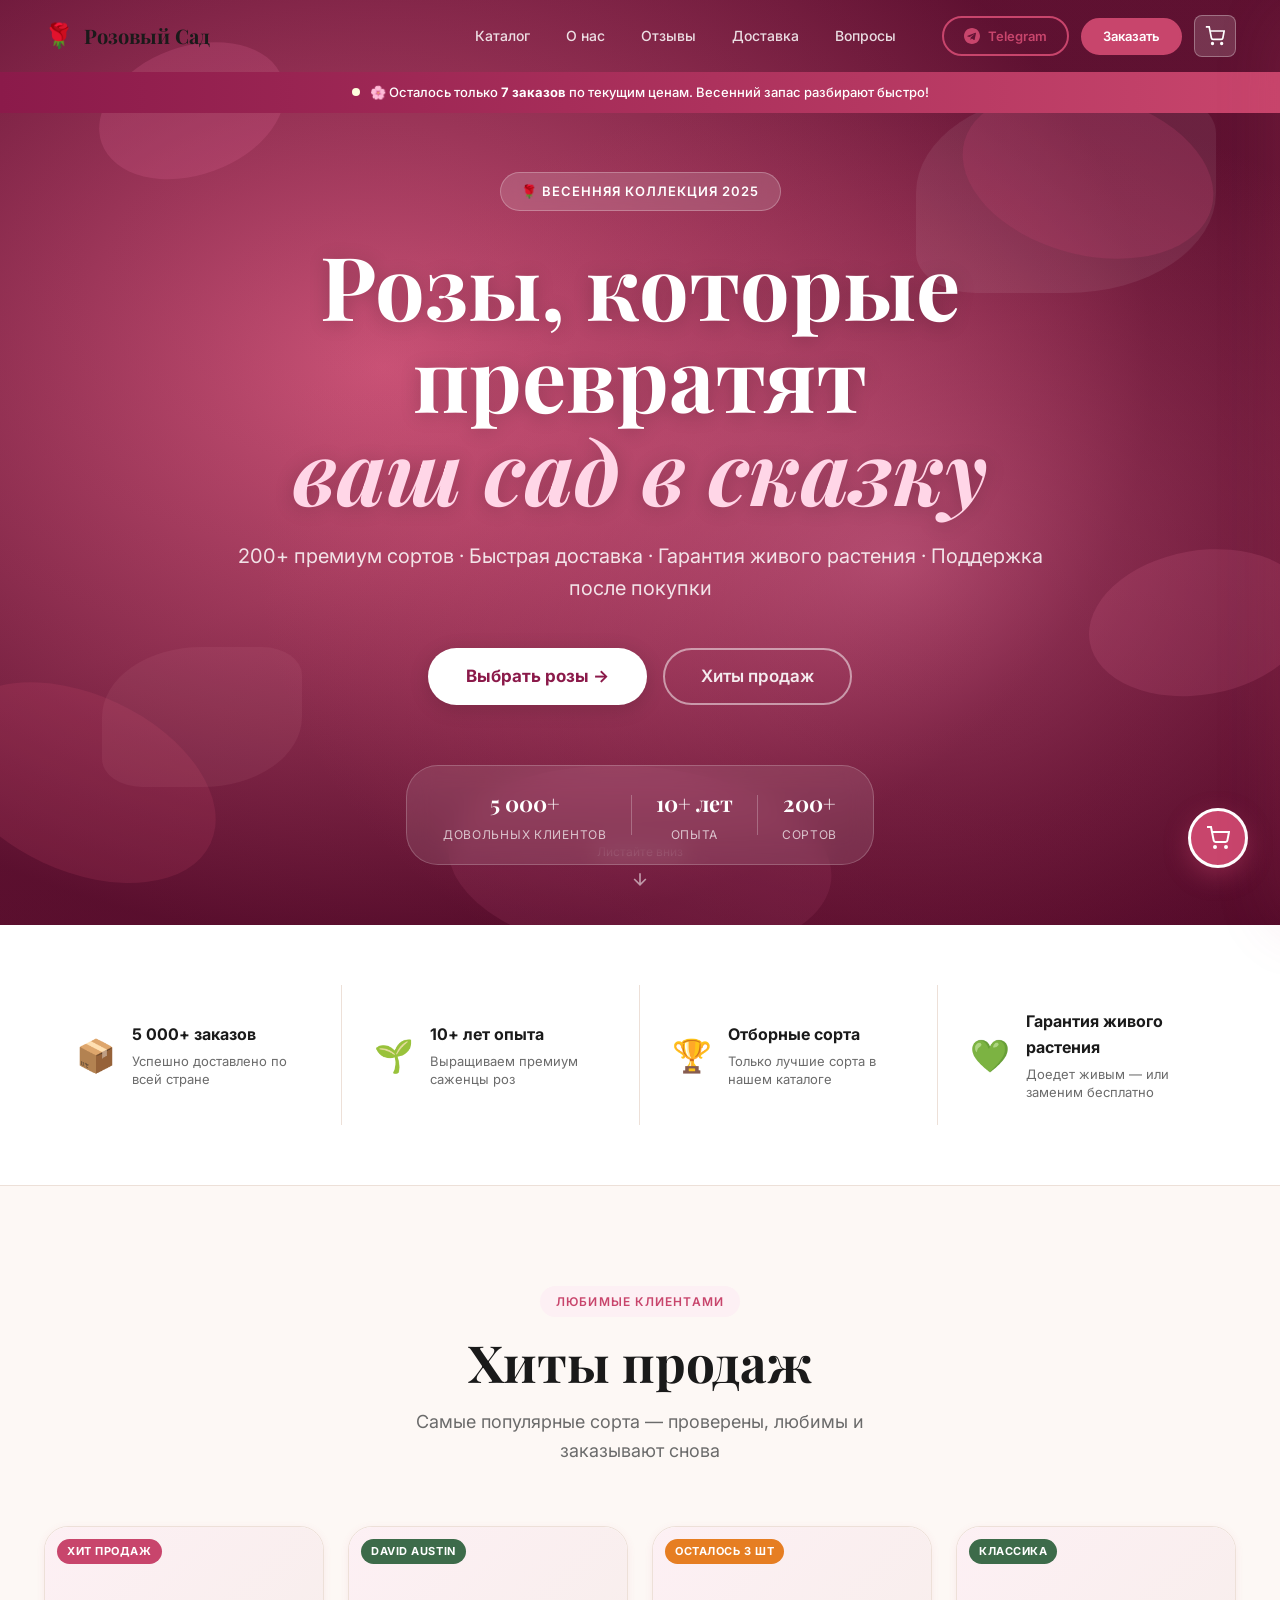
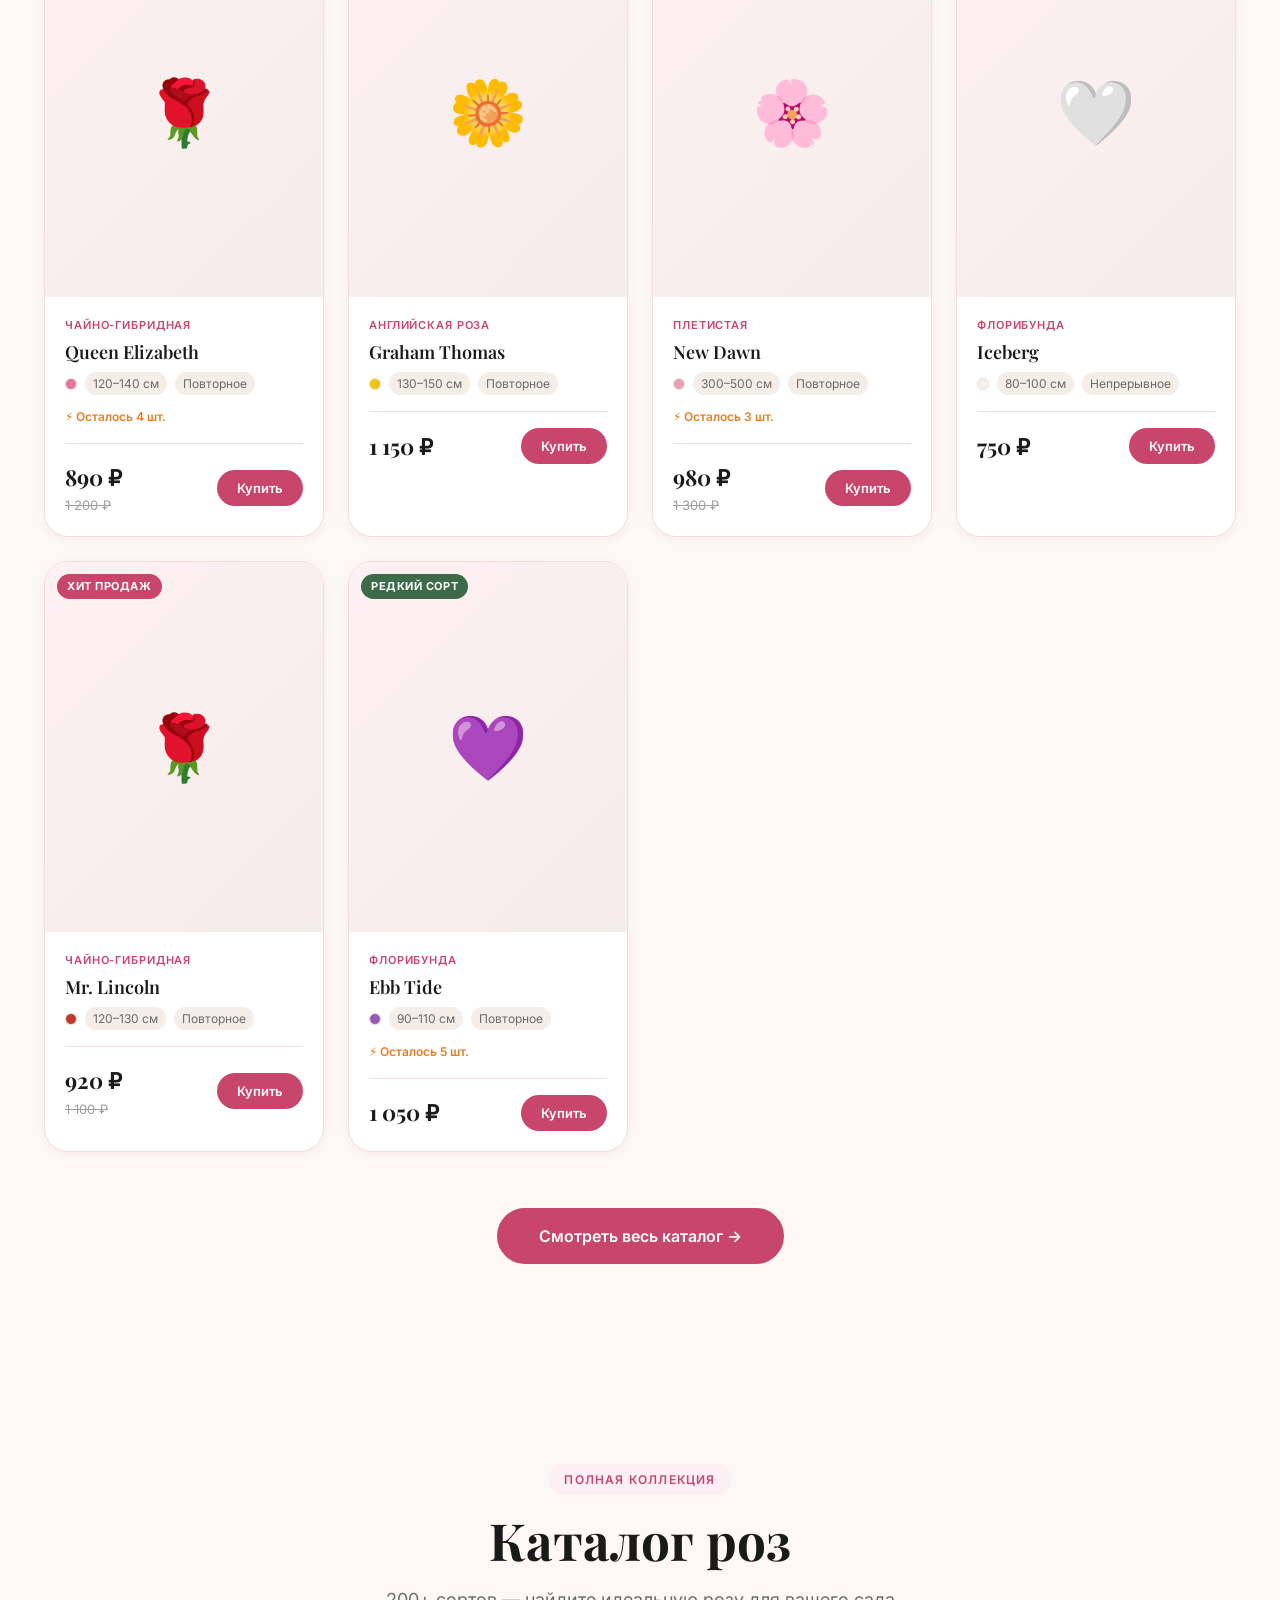
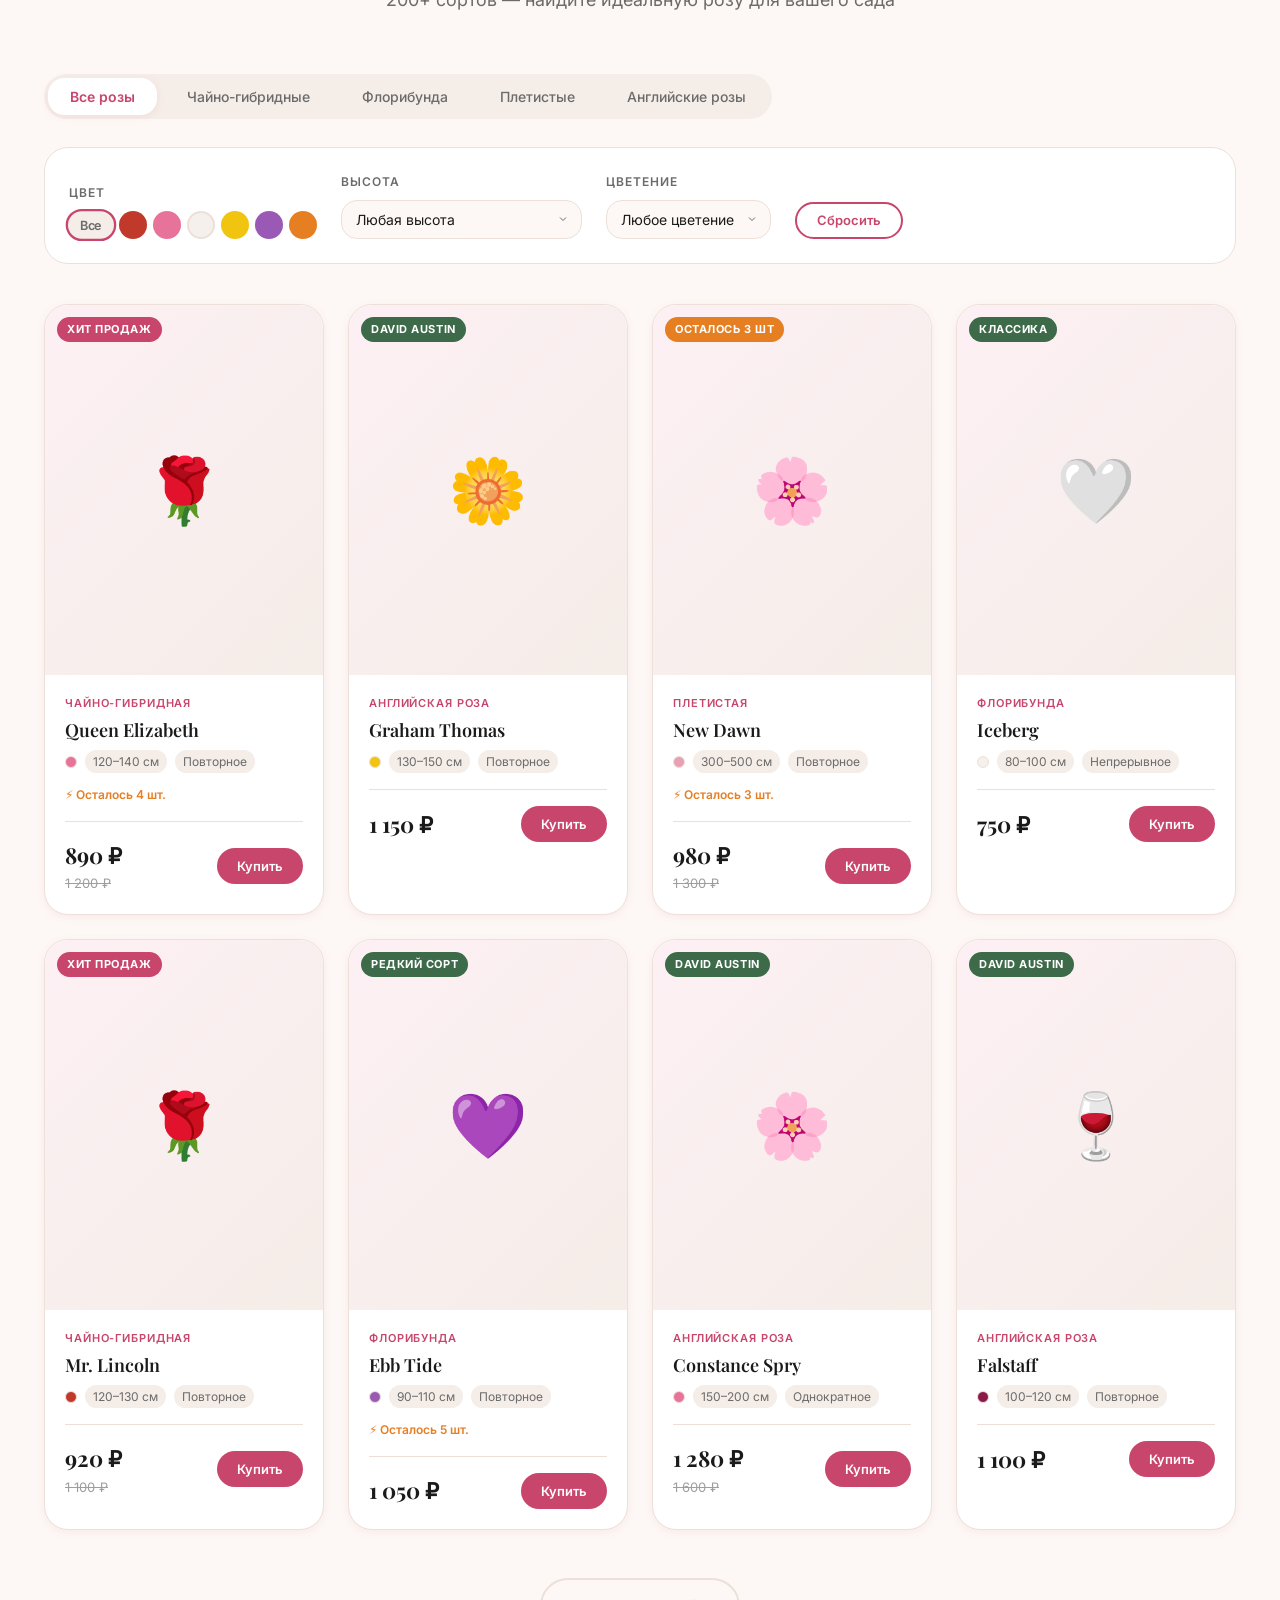
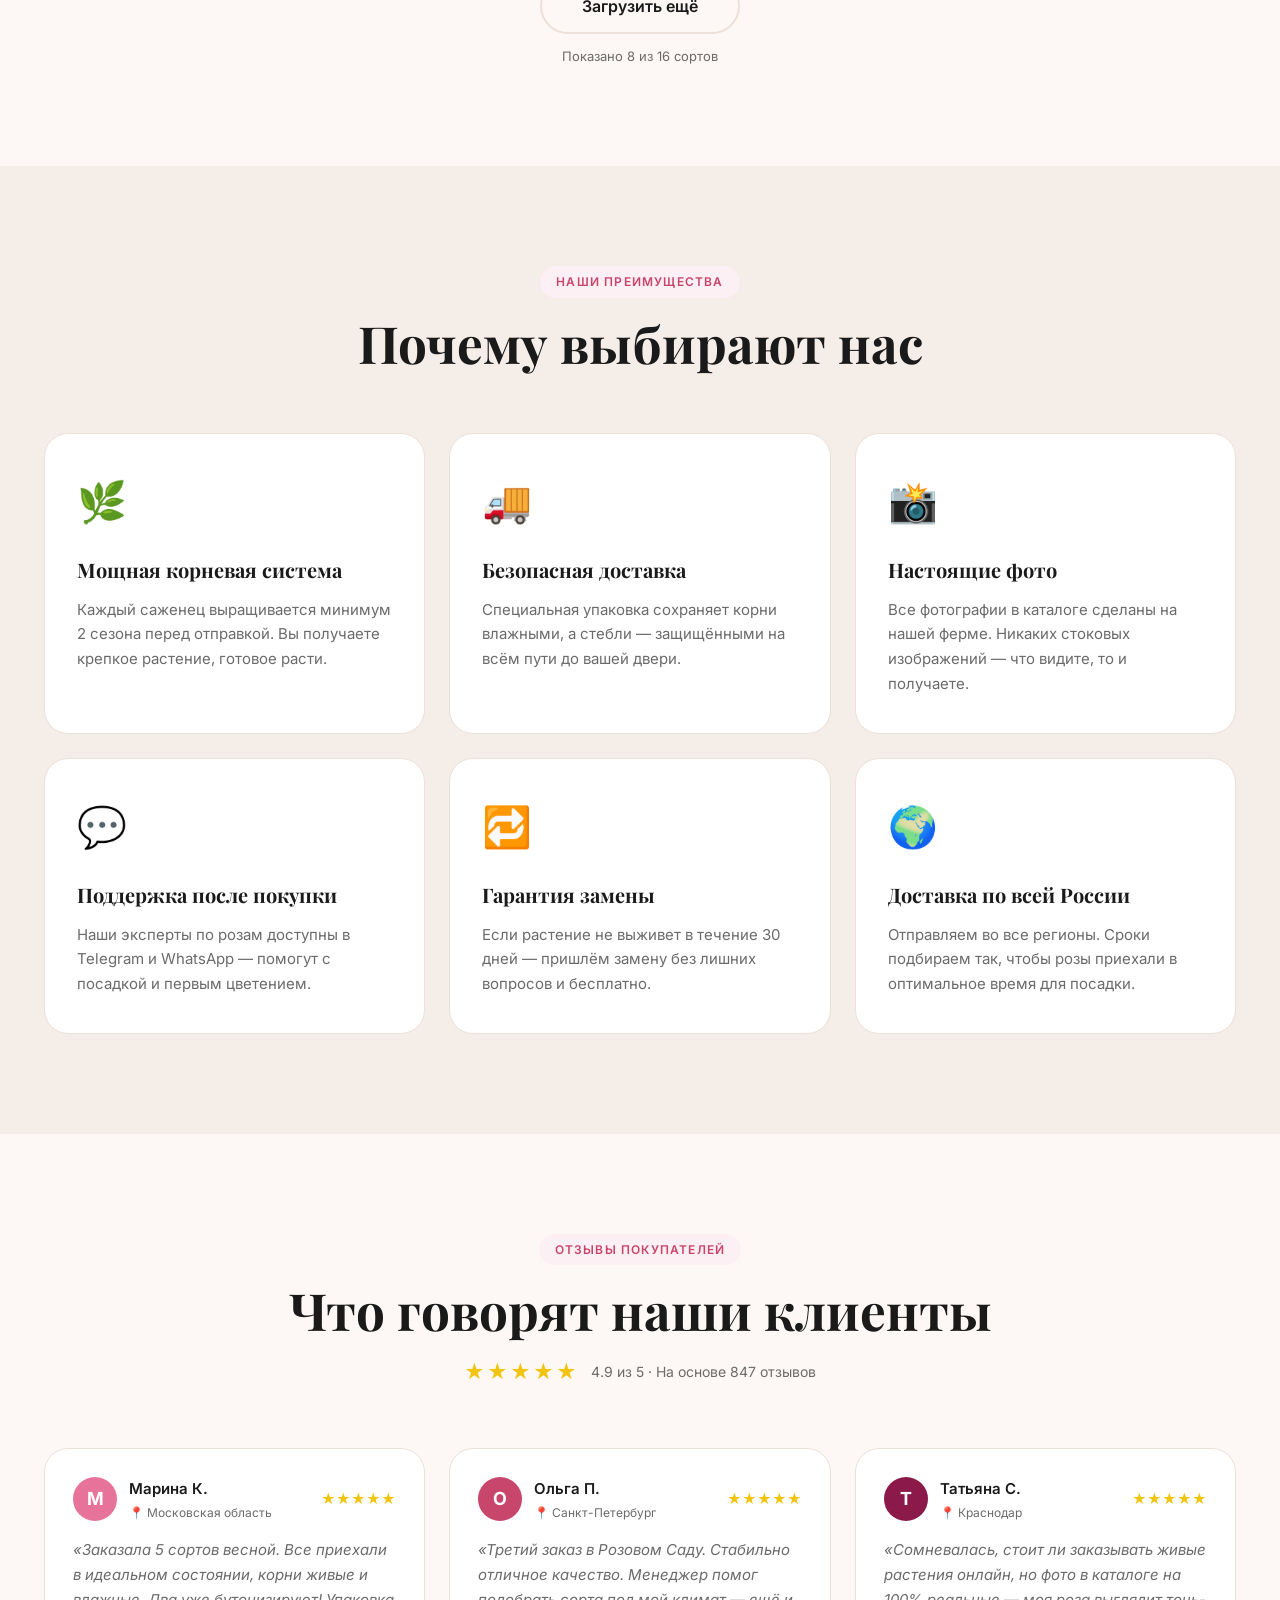
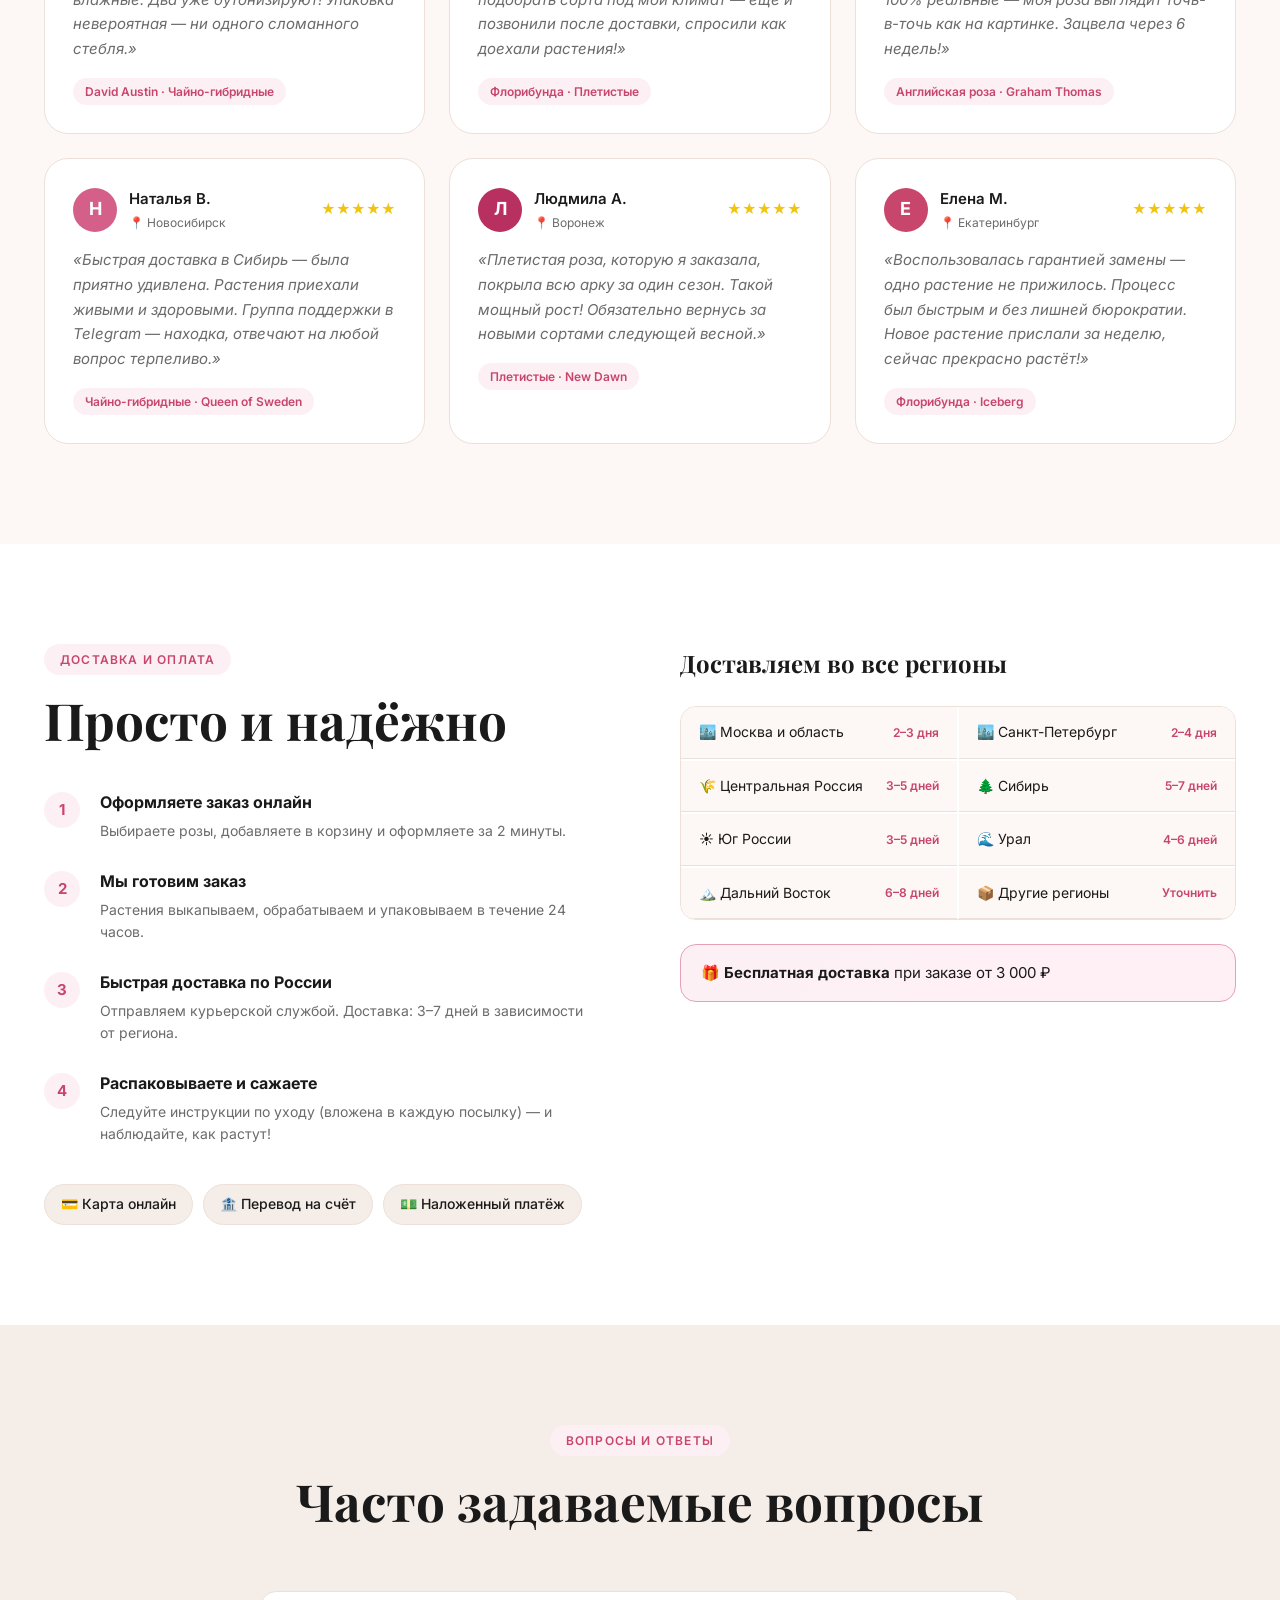
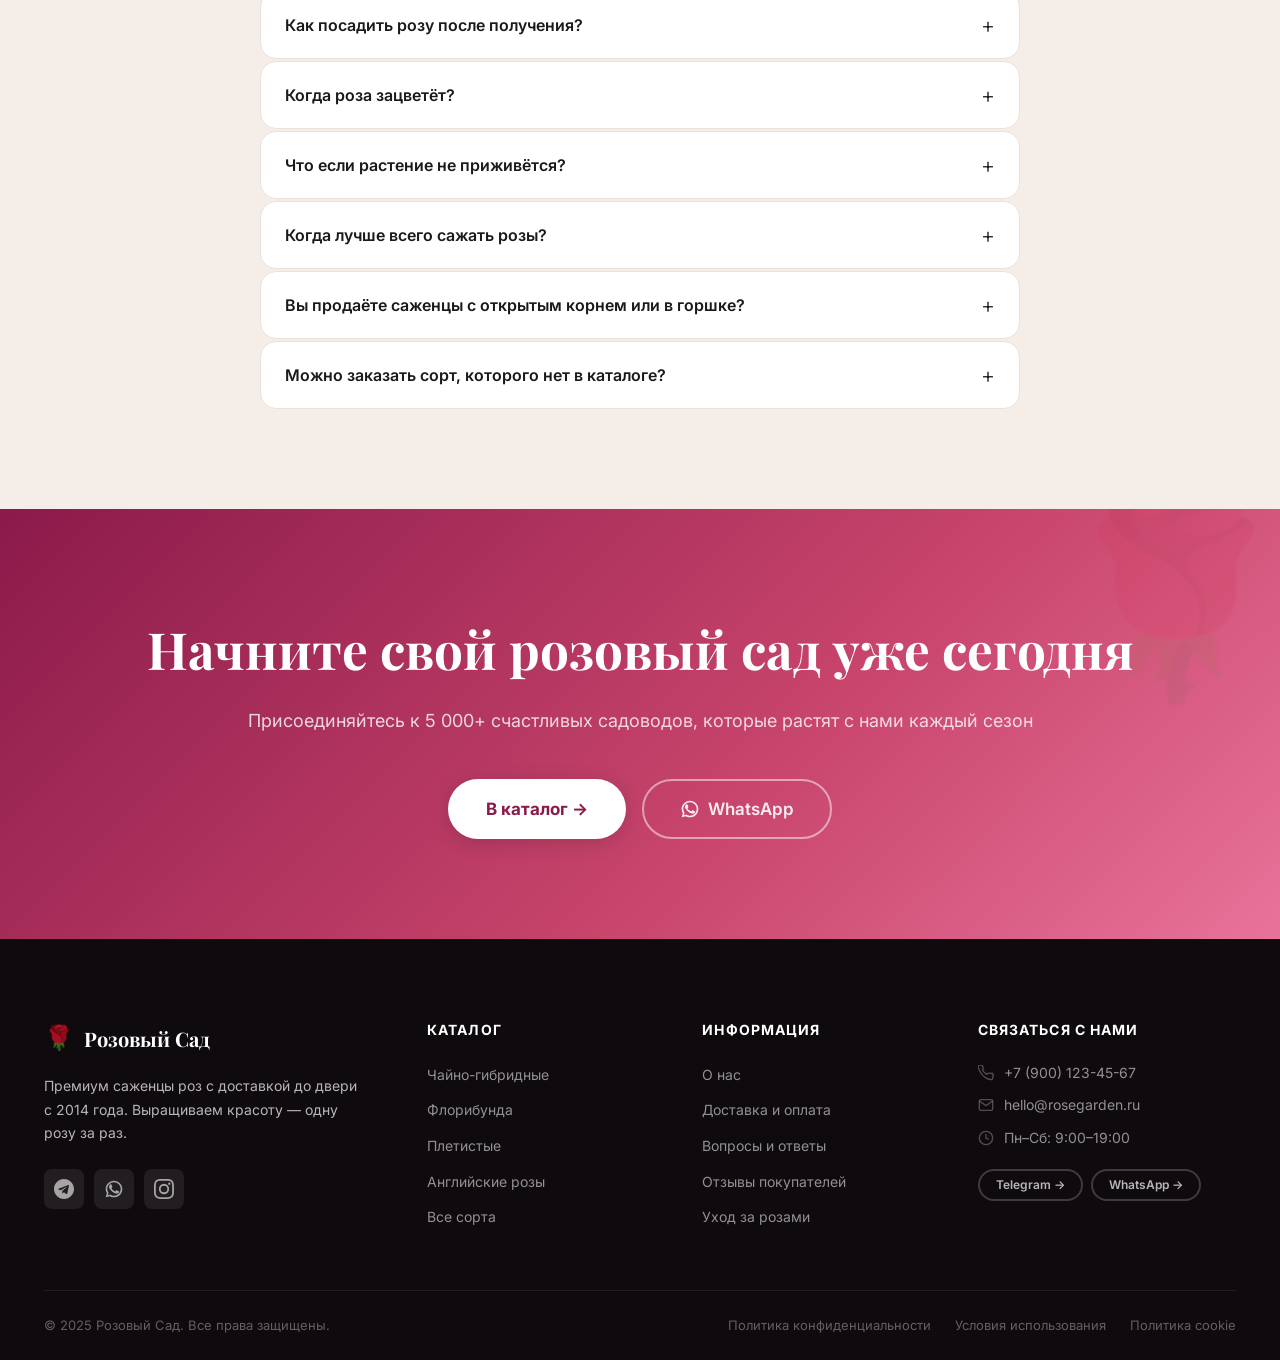
<file: index.html>
<!DOCTYPE html>
<html lang="ru">
<head>
  <meta charset="UTF-8" />
  <meta name="viewport" content="width=device-width, initial-scale=1.0" />
  <meta name="description" content="Премиум саженцы роз — 200+ сортов. Быстрая доставка, гарантия живых растений, 10+ лет опыта. Заказать сейчас!" />
  <meta name="keywords" content="розы, саженцы роз, купить розы, чайно-гибридные, флорибунда, плетистые розы, английские розы" />
  <title>Розовый Сад — Премиум Саженцы Роз | 200+ Сортов</title>
  <link rel="preconnect" href="https://fonts.googleapis.com" />
  <link rel="preconnect" href="https://fonts.gstatic.com" crossorigin />
  <link href="https://fonts.googleapis.com/css2?family=Playfair+Display:ital,wght@0,400;0,600;0,700;1,400;1,600&family=Inter:wght@300;400;500;600&display=swap" rel="stylesheet" />
  <link rel="stylesheet" href="style.css" />
</head>
<body>

  <!-- ===== STICKY HEADER ===== -->
  <header class="header" id="header">
    <div class="header__inner container">
      <a href="#" class="logo">
        <span class="logo__icon">🌹</span>
        <span class="logo__text">Розовый Сад</span>
      </a>
      <nav class="nav" id="nav">
        <a href="#catalog" class="nav__link">Каталог</a>
        <a href="#about" class="nav__link">О нас</a>
        <a href="#reviews" class="nav__link">Отзывы</a>
        <a href="#delivery" class="nav__link">Доставка</a>
        <a href="#faq" class="nav__link">Вопросы</a>
      </nav>
      <div class="header__actions">
        <a href="https://t.me/rosegarden" class="btn btn--ghost btn--sm header-tg">
          <svg width="16" height="16" viewBox="0 0 24 24" fill="currentColor"><path d="M12 0C5.373 0 0 5.373 0 12s5.373 12 12 12 12-5.373 12-12S18.627 0 12 0zm5.894 8.221l-1.97 9.28c-.145.658-.537.818-1.084.508l-3-2.21-1.447 1.394c-.16.16-.295.295-.605.295l.213-3.053 5.56-5.023c.242-.213-.054-.333-.373-.12l-6.869 4.326-2.96-.924c-.643-.204-.657-.643.136-.953l11.57-4.461c.537-.194 1.006.131.829.941z"/></svg>
          Telegram
        </a>
        <a href="#catalog" class="btn btn--primary btn--sm">Заказать</a>
        <button class="header-cart" id="header-cart" aria-label="Корзина">
          <svg width="20" height="20" viewBox="0 0 24 24" fill="none" stroke="currentColor" stroke-width="2"><circle cx="9" cy="21" r="1"/><circle cx="20" cy="21" r="1"/><path d="M1 1h4l2.68 13.39a2 2 0 002 1.61h9.72a2 2 0 002-1.61L23 6H6"/></svg>
          <span class="header-cart__count" id="header-cart-count">0</span>
        </button>
        <button class="burger" id="burger" aria-label="Меню">
          <span></span><span></span><span></span>
        </button>
      </div>
    </div>
  </header>

  <!-- ===== URGENCY BAR ===== -->
  <div class="urgency-bar">
    <div class="urgency-bar__inner container">
      <span class="urgency-bar__dot"></span>
      <span id="urgency-text">🌸 Осталось только <strong>7 заказов</strong> по текущим ценам. Весенний запас разбирают быстро!</span>
    </div>
  </div>

  <main>

    <!-- ===== HERO SECTION ===== -->
    <section class="hero" id="hero">
      <div class="hero__bg">
        <div class="hero__overlay"></div>
        <svg class="hero__pattern" xmlns="http://www.w3.org/2000/svg" viewBox="0 0 800 600" preserveAspectRatio="xMidYMid slice">
          <defs>
            <radialGradient id="rg1" cx="30%" cy="40%" r="60%">
              <stop offset="0%" stop-color="#C8456C" stop-opacity="0.9"/>
              <stop offset="100%" stop-color="#4A0020" stop-opacity="0.95"/>
            </radialGradient>
            <radialGradient id="rg2" cx="70%" cy="60%" r="50%">
              <stop offset="0%" stop-color="#E8739A" stop-opacity="0.6"/>
              <stop offset="100%" stop-color="#C8456C" stop-opacity="0"/>
            </radialGradient>
          </defs>
          <rect width="800" height="600" fill="url(#rg1)"/>
          <rect width="800" height="600" fill="url(#rg2)"/>
          <ellipse cx="120" cy="80" rx="60" ry="40" fill="#D4608A" opacity="0.3" transform="rotate(-20 120 80)"/>
          <ellipse cx="680" cy="120" rx="80" ry="50" fill="#B83060" opacity="0.25" transform="rotate(15 680 120)"/>
          <ellipse cx="750" cy="400" rx="70" ry="45" fill="#E8739A" opacity="0.2" transform="rotate(-10 750 400)"/>
          <ellipse cx="50" cy="500" rx="90" ry="55" fill="#C8456C" opacity="0.2" transform="rotate(25 50 500)"/>
          <ellipse cx="400" cy="550" rx="120" ry="60" fill="#D4608A" opacity="0.15" transform="rotate(5 400 550)"/>
        </svg>
      </div>

      <div class="hero__content container">
        <div class="hero__badge fade-in">🌹 Весенняя коллекция 2025</div>
        <h1 class="hero__headline fade-in fade-in--delay-1">
          Розы, которые превратят<br/>
          <em>ваш сад в сказку</em>
        </h1>
        <p class="hero__sub fade-in fade-in--delay-2">
          200+ премиум сортов · Быстрая доставка · Гарантия живого растения · Поддержка после покупки
        </p>
        <div class="hero__cta fade-in fade-in--delay-3">
          <a href="#catalog" class="btn btn--hero">Выбрать розы →</a>
          <a href="#bestsellers" class="btn btn--hero-ghost">Хиты продаж</a>
        </div>
        <div class="hero__proof fade-in fade-in--delay-4">
          <div class="hero__proof-item">
            <strong>5 000+</strong>
            <span>Довольных клиентов</span>
          </div>
          <div class="hero__proof-divider"></div>
          <div class="hero__proof-item">
            <strong>10+ лет</strong>
            <span>Опыта</span>
          </div>
          <div class="hero__proof-divider"></div>
          <div class="hero__proof-item">
            <strong>200+</strong>
            <span>Сортов</span>
          </div>
        </div>
      </div>

      <div class="hero__scroll-hint">
        <span>Листайте вниз</span>
        <svg width="20" height="20" viewBox="0 0 24 24" fill="none" stroke="currentColor" stroke-width="2"><path d="M12 5v14M5 12l7 7 7-7"/></svg>
      </div>
    </section>

    <!-- ===== TRUST BLOCK ===== -->
    <section class="trust" id="trust">
      <div class="container">
        <div class="trust__grid">
          <div class="trust__item reveal">
            <div class="trust__icon">📦</div>
            <div class="trust__text">
              <strong>5 000+ заказов</strong>
              <span>Успешно доставлено по всей стране</span>
            </div>
          </div>
          <div class="trust__item reveal">
            <div class="trust__icon">🌱</div>
            <div class="trust__text">
              <strong>10+ лет опыта</strong>
              <span>Выращиваем премиум саженцы роз</span>
            </div>
          </div>
          <div class="trust__item reveal">
            <div class="trust__icon">🏆</div>
            <div class="trust__text">
              <strong>Отборные сорта</strong>
              <span>Только лучшие сорта в нашем каталоге</span>
            </div>
          </div>
          <div class="trust__item reveal">
            <div class="trust__icon">💚</div>
            <div class="trust__text">
              <strong>Гарантия живого растения</strong>
              <span>Доедет живым — или заменим бесплатно</span>
            </div>
          </div>
        </div>
      </div>
    </section>

    <!-- ===== BESTSELLERS ===== -->
    <section class="section bestsellers" id="bestsellers">
      <div class="container">
        <div class="section__header reveal">
          <div class="section__tag">Любимые клиентами</div>
          <h2 class="section__title">Хиты продаж</h2>
          <p class="section__sub">Самые популярные сорта — проверены, любимы и заказывают снова</p>
        </div>
        <div class="products__grid" id="bestsellers-grid">
          <!-- Рендерится JS -->
        </div>
        <div class="section__footer reveal">
          <a href="#catalog" class="btn btn--primary btn--lg">Смотреть весь каталог →</a>
        </div>
      </div>
    </section>

    <!-- ===== CATALOG ===== -->
    <section class="section catalog" id="catalog">
      <div class="container">
        <div class="section__header reveal">
          <div class="section__tag">Полная коллекция</div>
          <h2 class="section__title">Каталог роз</h2>
          <p class="section__sub">200+ сортов — найдите идеальную розу для вашего сада</p>
        </div>

        <!-- Вкладки категорий -->
        <div class="catalog__tabs reveal">
          <button class="catalog__tab active" data-cat="all">Все розы</button>
          <button class="catalog__tab" data-cat="hybrid-tea">Чайно-гибридные</button>
          <button class="catalog__tab" data-cat="floribunda">Флорибунда</button>
          <button class="catalog__tab" data-cat="climbing">Плетистые</button>
          <button class="catalog__tab" data-cat="english">Английские розы</button>
        </div>

        <!-- Фильтры -->
        <div class="filters reveal">
          <div class="filters__group">
            <label class="filters__label">Цвет</label>
            <div class="filters__colors">
              <button class="color-btn active" data-color="all" title="Все цвета"><span>Все</span></button>
              <button class="color-btn" data-color="red" title="Красный" style="--c:#C0392B"></button>
              <button class="color-btn" data-color="pink" title="Розовый" style="--c:#E8739A"></button>
              <button class="color-btn" data-color="white" title="Белый" style="--c:#F5F0EB"></button>
              <button class="color-btn" data-color="yellow" title="Жёлтый" style="--c:#F1C40F"></button>
              <button class="color-btn" data-color="purple" title="Фиолетовый" style="--c:#9B59B6"></button>
              <button class="color-btn" data-color="orange" title="Оранжевый" style="--c:#E67E22"></button>
            </div>
          </div>
          <div class="filters__group">
            <label class="filters__label">Высота</label>
            <select class="filters__select" id="filter-height">
              <option value="all">Любая высота</option>
              <option value="low">Низкорослые (до 60 см)</option>
              <option value="medium">Среднерослые (60–120 см)</option>
              <option value="tall">Высокорослые (от 120 см)</option>
            </select>
          </div>
          <div class="filters__group">
            <label class="filters__label">Цветение</label>
            <select class="filters__select" id="filter-flowering">
              <option value="all">Любое цветение</option>
              <option value="once">Однократное</option>
              <option value="repeat">Повторное</option>
              <option value="continuous">Непрерывное</option>
            </select>
          </div>
          <button class="btn btn--ghost btn--sm" id="reset-filters">Сбросить</button>
        </div>

        <div class="products__grid" id="catalog-grid">
          <!-- Рендерится JS -->
        </div>

        <div class="catalog__load reveal">
          <button class="btn btn--outline btn--lg" id="load-more">Загрузить ещё</button>
          <p class="catalog__count" id="catalog-count"></p>
        </div>
      </div>
    </section>

    <!-- ===== WHY CHOOSE US ===== -->
    <section class="section why" id="about">
      <div class="container">
        <div class="section__header reveal">
          <div class="section__tag">Наши преимущества</div>
          <h2 class="section__title">Почему выбирают нас</h2>
        </div>
        <div class="why__grid">
          <div class="why__card reveal">
            <div class="why__icon">🌿</div>
            <h3>Мощная корневая система</h3>
            <p>Каждый саженец выращивается минимум 2 сезона перед отправкой. Вы получаете крепкое растение, готовое расти.</p>
          </div>
          <div class="why__card reveal">
            <div class="why__icon">🚚</div>
            <h3>Безопасная доставка</h3>
            <p>Специальная упаковка сохраняет корни влажными, а стебли — защищёнными на всём пути до вашей двери.</p>
          </div>
          <div class="why__card reveal">
            <div class="why__icon">📸</div>
            <h3>Настоящие фото</h3>
            <p>Все фотографии в каталоге сделаны на нашей ферме. Никаких стоковых изображений — что видите, то и получаете.</p>
          </div>
          <div class="why__card reveal">
            <div class="why__icon">💬</div>
            <h3>Поддержка после покупки</h3>
            <p>Наши эксперты по розам доступны в Telegram и WhatsApp — помогут с посадкой и первым цветением.</p>
          </div>
          <div class="why__card reveal">
            <div class="why__icon">🔁</div>
            <h3>Гарантия замены</h3>
            <p>Если растение не выживет в течение 30 дней — пришлём замену без лишних вопросов и бесплатно.</p>
          </div>
          <div class="why__card reveal">
            <div class="why__icon">🌍</div>
            <h3>Доставка по всей России</h3>
            <p>Отправляем во все регионы. Сроки подбираем так, чтобы розы приехали в оптимальное время для посадки.</p>
          </div>
        </div>
      </div>
    </section>

    <!-- ===== REVIEWS ===== -->
    <section class="section reviews" id="reviews">
      <div class="container">
        <div class="section__header reveal">
          <div class="section__tag">Отзывы покупателей</div>
          <h2 class="section__title">Что говорят наши клиенты</h2>
          <div class="reviews__rating">
            <div class="stars">★★★★★</div>
            <span>4.9 из 5 · На основе 847 отзывов</span>
          </div>
        </div>
        <div class="reviews__grid">

          <div class="review-card reveal">
            <div class="review-card__header">
              <div class="review-card__avatar" style="background:#E8739A">М</div>
              <div>
                <div class="review-card__name">Марина К.</div>
                <div class="review-card__location">📍 Московская область</div>
              </div>
              <div class="review-card__stars">★★★★★</div>
            </div>
            <p class="review-card__text">«Заказала 5 сортов весной. Все приехали в идеальном состоянии, корни живые и влажные. Два уже бутонизируют! Упаковка невероятная — ни одного сломанного стебля.»</p>
            <div class="review-card__tag">David Austin · Чайно-гибридные</div>
          </div>

          <div class="review-card reveal">
            <div class="review-card__header">
              <div class="review-card__avatar" style="background:#C8456C">О</div>
              <div>
                <div class="review-card__name">Ольга П.</div>
                <div class="review-card__location">📍 Санкт-Петербург</div>
              </div>
              <div class="review-card__stars">★★★★★</div>
            </div>
            <p class="review-card__text">«Третий заказ в Розовом Саду. Стабильно отличное качество. Менеджер помог подобрать сорта под мой климат — ещё и позвонили после доставки, спросили как доехали растения!»</p>
            <div class="review-card__tag">Флорибунда · Плетистые</div>
          </div>

          <div class="review-card reveal">
            <div class="review-card__header">
              <div class="review-card__avatar" style="background:#8B1A4A">Т</div>
              <div>
                <div class="review-card__name">Татьяна С.</div>
                <div class="review-card__location">📍 Краснодар</div>
              </div>
              <div class="review-card__stars">★★★★★</div>
            </div>
            <p class="review-card__text">«Сомневалась, стоит ли заказывать живые растения онлайн, но фото в каталоге на 100% реальные — моя роза выглядит точь-в-точь как на картинке. Зацвела через 6 недель!»</p>
            <div class="review-card__tag">Английская роза · Graham Thomas</div>
          </div>

          <div class="review-card reveal">
            <div class="review-card__header">
              <div class="review-card__avatar" style="background:#D4608A">Н</div>
              <div>
                <div class="review-card__name">Наталья В.</div>
                <div class="review-card__location">📍 Новосибирск</div>
              </div>
              <div class="review-card__stars">★★★★★</div>
            </div>
            <p class="review-card__text">«Быстрая доставка в Сибирь — была приятно удивлена. Растения приехали живыми и здоровыми. Группа поддержки в Telegram — находка, отвечают на любой вопрос терпеливо.»</p>
            <div class="review-card__tag">Чайно-гибридные · Queen of Sweden</div>
          </div>

          <div class="review-card reveal">
            <div class="review-card__header">
              <div class="review-card__avatar" style="background:#B83060">Л</div>
              <div>
                <div class="review-card__name">Людмила А.</div>
                <div class="review-card__location">📍 Воронеж</div>
              </div>
              <div class="review-card__stars">★★★★★</div>
            </div>
            <p class="review-card__text">«Плетистая роза, которую я заказала, покрыла всю арку за один сезон. Такой мощный рост! Обязательно вернусь за новыми сортами следующей весной.»</p>
            <div class="review-card__tag">Плетистые · New Dawn</div>
          </div>

          <div class="review-card reveal">
            <div class="review-card__header">
              <div class="review-card__avatar" style="background:#C8456C">Е</div>
              <div>
                <div class="review-card__name">Елена М.</div>
                <div class="review-card__location">📍 Екатеринбург</div>
              </div>
              <div class="review-card__stars">★★★★★</div>
            </div>
            <p class="review-card__text">«Воспользовалась гарантией замены — одно растение не прижилось. Процесс был быстрым и без лишней бюрократии. Новое растение прислали за неделю, сейчас прекрасно растёт!»</p>
            <div class="review-card__tag">Флорибунда · Iceberg</div>
          </div>

        </div>
      </div>
    </section>

    <!-- ===== DELIVERY & PAYMENT ===== -->
    <section class="section delivery" id="delivery">
      <div class="container">
        <div class="delivery__inner">
          <div class="delivery__info reveal">
            <div class="section__tag">Доставка и оплата</div>
            <h2 class="section__title">Просто и надёжно</h2>
            <div class="delivery__steps">
              <div class="delivery__step">
                <div class="delivery__step-num">1</div>
                <div>
                  <strong>Оформляете заказ онлайн</strong>
                  <p>Выбираете розы, добавляете в корзину и оформляете за 2 минуты.</p>
                </div>
              </div>
              <div class="delivery__step">
                <div class="delivery__step-num">2</div>
                <div>
                  <strong>Мы готовим заказ</strong>
                  <p>Растения выкапываем, обрабатываем и упаковываем в течение 24 часов.</p>
                </div>
              </div>
              <div class="delivery__step">
                <div class="delivery__step-num">3</div>
                <div>
                  <strong>Быстрая доставка по России</strong>
                  <p>Отправляем курьерской службой. Доставка: 3–7 дней в зависимости от региона.</p>
                </div>
              </div>
              <div class="delivery__step">
                <div class="delivery__step-num">4</div>
                <div>
                  <strong>Распаковываете и сажаете</strong>
                  <p>Следуйте инструкции по уходу (вложена в каждую посылку) — и наблюдайте, как растут!</p>
                </div>
              </div>
            </div>
            <div class="delivery__payments">
              <span class="delivery__pay-badge">💳 Карта онлайн</span>
              <span class="delivery__pay-badge">🏦 Перевод на счёт</span>
              <span class="delivery__pay-badge">💵 Наложенный платёж</span>
            </div>
          </div>

          <div class="delivery__regions reveal">
            <h3>Доставляем во все регионы</h3>
            <div class="regions__grid">
              <div class="region">🏙️ Москва и область <span>2–3 дня</span></div>
              <div class="region">🏙️ Санкт-Петербург <span>2–4 дня</span></div>
              <div class="region">🌾 Центральная Россия <span>3–5 дней</span></div>
              <div class="region">🌲 Сибирь <span>5–7 дней</span></div>
              <div class="region">☀️ Юг России <span>3–5 дней</span></div>
              <div class="region">🌊 Урал <span>4–6 дней</span></div>
              <div class="region">🏔️ Дальний Восток <span>6–8 дней</span></div>
              <div class="region">📦 Другие регионы <span>Уточнить</span></div>
            </div>
            <div class="delivery__free-note">
              🎁 <strong>Бесплатная доставка</strong> при заказе от 3 000 ₽
            </div>
          </div>
        </div>
      </div>
    </section>

    <!-- ===== FAQ ===== -->
    <section class="section faq" id="faq">
      <div class="container">
        <div class="faq__inner">
          <div class="section__header reveal">
            <div class="section__tag">Вопросы и ответы</div>
            <h2 class="section__title">Часто задаваемые вопросы</h2>
          </div>
          <div class="faq__list" id="faq-list">

            <div class="faq__item reveal">
              <button class="faq__q">
                <span>Как посадить розу после получения?</span>
                <span class="faq__icon">+</span>
              </button>
              <div class="faq__a">
                <p>Замочите корни в воде на 2 часа перед посадкой. Выкопайте яму 50×50 см, добавьте компост, посадите саженец так, чтобы место прививки было на 5 см ниже уровня почвы, и обильно полейте. К каждому заказу прилагается подробная инструкция по уходу, а наши эксперты готовы ответить на вопросы в Telegram.</p>
              </div>
            </div>

            <div class="faq__item reveal">
              <button class="faq__q">
                <span>Когда роза зацветёт?</span>
                <span class="faq__icon">+</span>
              </button>
              <div class="faq__a">
                <p>Большинство роз дадут первые бутоны через 6–10 недель после посадки. Первый год направлен на укоренение — не переживайте, если цветение будет скромным. Со второго сезона вы получите полноценное пышное цветение. Ремонтантные сорта цветут с июня по октябрь.</p>
              </div>
            </div>

            <div class="faq__item reveal">
              <button class="faq__q">
                <span>Что если растение не приживётся?</span>
                <span class="faq__icon">+</span>
              </button>
              <div class="faq__a">
                <p>Мы стоим за каждое проданное растение. Если ваша роза не выживет в течение 30 дней после получения — по любой причине — напишите нам в Telegram или WhatsApp с фото, и мы бесплатно пришлём замену. Никаких сложных процедур и споров.</p>
              </div>
            </div>

            <div class="faq__item reveal">
              <button class="faq__q">
                <span>Когда лучше всего сажать розы?</span>
                <span class="faq__icon">+</span>
              </button>
              <div class="faq__a">
                <p>Лучшее время — весна (апрель–май) и осень (сентябрь–октябрь). Мы подбираем сроки отправки под оптимальное посадочное окно вашего региона. После оформления заказа подтвердим лучшую дату отправки.</p>
              </div>
            </div>

            <div class="faq__item reveal">
              <button class="faq__q">
                <span>Вы продаёте саженцы с открытым корнем или в горшке?</span>
                <span class="faq__icon">+</span>
              </button>
              <div class="faq__a">
                <p>Продаём и те, и другие! Саженцы с открытым корнем (весна и осень) приживаются быстрее и стоят дешевле. Контейнерные розы можно сажать круглый год, и они быстрее показывают результат. В карточке каждого товара указан тип. На оба вида распространяется наша гарантия.</p>
              </div>
            </div>

            <div class="faq__item reveal">
              <button class="faq__q">
                <span>Можно заказать сорт, которого нет в каталоге?</span>
                <span class="faq__icon">+</span>
              </button>
              <div class="faq__a">
                <p>Конечно! У нас более 200 сортов, и каталог регулярно пополняется. Напишите нам в Telegram или WhatsApp с названием нужного сорта — скорее всего, он у нас есть, или мы сможем его достать к следующему сезону.</p>
              </div>
            </div>

          </div>
        </div>
      </div>
    </section>

    <!-- ===== CTA BANNER ===== -->
    <section class="cta-banner">
      <div class="container">
        <div class="cta-banner__inner reveal">
          <h2>Начните свой розовый сад уже сегодня</h2>
          <p>Присоединяйтесь к 5 000+ счастливых садоводов, которые растят с нами каждый сезон</p>
          <div class="cta-banner__actions">
            <a href="#catalog" class="btn btn--hero">В каталог →</a>
            <a href="https://wa.me/79001234567" class="btn btn--hero-ghost">
              <svg width="20" height="20" viewBox="0 0 24 24" fill="currentColor"><path d="M17.472 14.382c-.297-.149-1.758-.867-2.03-.967-.273-.099-.471-.148-.67.15-.197.297-.767.966-.94 1.164-.173.199-.347.223-.644.075-.297-.15-1.255-.463-2.39-1.475-.883-.788-1.48-1.761-1.653-2.059-.173-.297-.018-.458.13-.606.134-.133.298-.347.446-.52.149-.174.198-.298.298-.497.099-.198.05-.371-.025-.52-.075-.149-.669-1.612-.916-2.207-.242-.579-.487-.5-.669-.51-.173-.008-.371-.01-.57-.01-.198 0-.52.074-.792.372-.272.297-1.04 1.016-1.04 2.479 0 1.462 1.065 2.875 1.213 3.074.149.198 2.096 3.2 5.077 4.487.709.306 1.262.489 1.694.625.712.227 1.36.195 1.871.118.571-.085 1.758-.719 2.006-1.413.248-.694.248-1.289.173-1.413-.074-.124-.272-.198-.57-.347z"/><path d="M11.998 2C6.477 2 2 6.477 2 12c0 1.89.525 3.66 1.438 5.168L2 22l4.978-1.418A9.956 9.956 0 0011.998 22C17.52 22 22 17.523 22 12S17.52 2 11.998 2zm0 18a7.964 7.964 0 01-4.07-1.117l-.292-.173-3.027.862.876-3.004-.19-.31A7.964 7.964 0 014 12c0-4.411 3.589-8 8-8s8 3.589 8 8-3.589 8-8 8z"/></svg>
              WhatsApp
            </a>
          </div>
        </div>
      </div>
    </section>

  </main>

  <!-- ===== FOOTER ===== -->
  <footer class="footer" id="footer">
    <div class="container">
      <div class="footer__grid">
        <div class="footer__brand">
          <div class="logo">
            <span class="logo__icon">🌹</span>
            <span class="logo__text">Розовый Сад</span>
          </div>
          <p>Премиум саженцы роз с доставкой до двери с 2014 года. Выращиваем красоту — одну розу за раз.</p>
          <div class="footer__social">
            <a href="https://t.me/rosegarden" class="footer__social-btn" aria-label="Telegram">
              <svg width="20" height="20" viewBox="0 0 24 24" fill="currentColor"><path d="M12 0C5.373 0 0 5.373 0 12s5.373 12 12 12 12-5.373 12-12S18.627 0 12 0zm5.894 8.221l-1.97 9.28c-.145.658-.537.818-1.084.508l-3-2.21-1.447 1.394c-.16.16-.295.295-.605.295l.213-3.053 5.56-5.023c.242-.213-.054-.333-.373-.12l-6.869 4.326-2.96-.924c-.643-.204-.657-.643.136-.953l11.57-4.461c.537-.194 1.006.131.829.941z"/></svg>
            </a>
            <a href="https://wa.me/79001234567" class="footer__social-btn" aria-label="WhatsApp">
              <svg width="20" height="20" viewBox="0 0 24 24" fill="currentColor"><path d="M17.472 14.382c-.297-.149-1.758-.867-2.03-.967-.273-.099-.471-.148-.67.15-.197.297-.767.966-.94 1.164-.173.199-.347.223-.644.075-.297-.15-1.255-.463-2.39-1.475-.883-.788-1.48-1.761-1.653-2.059-.173-.297-.018-.458.13-.606.134-.133.298-.347.446-.52.149-.174.198-.298.298-.497.099-.198.05-.371-.025-.52-.075-.149-.669-1.612-.916-2.207-.242-.579-.487-.5-.669-.51-.173-.008-.371-.01-.57-.01-.198 0-.52.074-.792.372-.272.297-1.04 1.016-1.04 2.479 0 1.462 1.065 2.875 1.213 3.074.149.198 2.096 3.2 5.077 4.487.709.306 1.262.489 1.694.625.712.227 1.36.195 1.871.118.571-.085 1.758-.719 2.006-1.413.248-.694.248-1.289.173-1.413-.074-.124-.272-.198-.57-.347z"/><path d="M11.998 2C6.477 2 2 6.477 2 12c0 1.89.525 3.66 1.438 5.168L2 22l4.978-1.418A9.956 9.956 0 0011.998 22C17.52 22 22 17.523 22 12S17.52 2 11.998 2zm0 18a7.964 7.964 0 01-4.07-1.117l-.292-.173-3.027.862.876-3.004-.19-.31A7.964 7.964 0 014 12c0-4.411 3.589-8 8-8s8 3.589 8 8-3.589 8-8 8z"/></svg>
            </a>
            <a href="https://instagram.com/rosegarden" class="footer__social-btn" aria-label="Instagram">
              <svg width="20" height="20" viewBox="0 0 24 24" fill="currentColor"><path d="M12 2.163c3.204 0 3.584.012 4.85.07 3.252.148 4.771 1.691 4.919 4.919.058 1.265.069 1.645.069 4.849 0 3.205-.012 3.584-.069 4.849-.149 3.225-1.664 4.771-4.919 4.919-1.266.058-1.644.07-4.85.07-3.204 0-3.584-.012-4.849-.07-3.26-.149-4.771-1.699-4.919-4.92-.058-1.265-.07-1.644-.07-4.849 0-3.204.013-3.583.07-4.849.149-3.227 1.664-4.771 4.919-4.919 1.266-.057 1.645-.069 4.849-.069zM12 0C8.741 0 8.333.014 7.053.072 2.695.272.273 2.69.073 7.052.014 8.333 0 8.741 0 12c0 3.259.014 3.668.072 4.948.2 4.358 2.618 6.78 6.98 6.98C8.333 23.986 8.741 24 12 24c3.259 0 3.668-.014 4.948-.072 4.354-.2 6.782-2.618 6.979-6.98.059-1.28.073-1.689.073-4.948 0-3.259-.014-3.667-.072-4.947-.196-4.354-2.617-6.78-6.979-6.98C15.668.014 15.259 0 12 0zm0 5.838a6.162 6.162 0 100 12.324 6.162 6.162 0 000-12.324zM12 16a4 4 0 110-8 4 4 0 010 8zm6.406-11.845a1.44 1.44 0 100 2.881 1.44 1.44 0 000-2.881z"/></svg>
            </a>
          </div>
        </div>

        <div class="footer__col">
          <h4>Каталог</h4>
          <ul>
            <li><a href="#catalog">Чайно-гибридные</a></li>
            <li><a href="#catalog">Флорибунда</a></li>
            <li><a href="#catalog">Плетистые</a></li>
            <li><a href="#catalog">Английские розы</a></li>
            <li><a href="#catalog">Все сорта</a></li>
          </ul>
        </div>

        <div class="footer__col">
          <h4>Информация</h4>
          <ul>
            <li><a href="#about">О нас</a></li>
            <li><a href="#delivery">Доставка и оплата</a></li>
            <li><a href="#faq">Вопросы и ответы</a></li>
            <li><a href="#reviews">Отзывы покупателей</a></li>
            <li><a href="#">Уход за розами</a></li>
          </ul>
        </div>

        <div class="footer__col">
          <h4>Связаться с нами</h4>
          <ul class="footer__contacts">
            <li>
              <svg width="16" height="16" viewBox="0 0 24 24" fill="none" stroke="currentColor" stroke-width="2"><path d="M22 16.92v3a2 2 0 01-2.18 2 19.79 19.79 0 01-8.63-3.07A19.5 19.5 0 013.07 9.81a19.79 19.79 0 01-3.07-8.68A2 2 0 012 0h3a2 2 0 012 1.72c.127.96.361 1.903.7 2.81a2 2 0 01-.45 2.11L6.91 7.91a16 16 0 006.16 6.16l1.27-1.27a2 2 0 012.11-.45c.907.339 1.85.573 2.81.7A2 2 0 0122 16.92z"/></svg>
              <a href="tel:+79001234567">+7 (900) 123-45-67</a>
            </li>
            <li>
              <svg width="16" height="16" viewBox="0 0 24 24" fill="none" stroke="currentColor" stroke-width="2"><path d="M4 4h16c1.1 0 2 .9 2 2v12c0 1.1-.9 2-2 2H4c-1.1 0-2-.9-2-2V6c0-1.1.9-2 2-2z"/><polyline points="22,6 12,13 2,6"/></svg>
              <a href="mailto:hello@rosegarden.ru">hello@rosegarden.ru</a>
            </li>
            <li>
              <svg width="16" height="16" viewBox="0 0 24 24" fill="none" stroke="currentColor" stroke-width="2"><circle cx="12" cy="12" r="10"/><polyline points="12 6 12 12 16 14"/></svg>
              <span>Пн–Сб: 9:00–19:00</span>
            </li>
          </ul>
          <div class="footer__contact-btns">
            <a href="https://t.me/rosegarden" class="btn btn--ghost btn--sm">Telegram →</a>
            <a href="https://wa.me/79001234567" class="btn btn--ghost btn--sm">WhatsApp →</a>
          </div>
        </div>
      </div>

      <div class="footer__bottom">
        <p>© 2025 Розовый Сад. Все права защищены.</p>
        <div class="footer__legal">
          <a href="#">Политика конфиденциальности</a>
          <a href="#">Условия использования</a>
          <a href="#">Политика cookie</a>
        </div>
      </div>
    </div>
  </footer>

  <!-- ===== CART DRAWER ===== -->
  <div class="cart-overlay" id="cart-overlay"></div>
  <div class="cart-drawer" id="cart-drawer">
    <div class="cart-drawer__header">
      <h3>Корзина <span class="cart-count" id="cart-count-drawer">0</span></h3>
      <button class="cart-drawer__close" id="cart-close">×</button>
    </div>
    <div class="cart-drawer__items" id="cart-items"></div>
    <div class="cart-drawer__footer" id="cart-footer">
      <div class="cart-drawer__total">
        Итого: <strong id="cart-total">0 ₽</strong>
      </div>
      <button class="btn btn--primary btn--lg" style="width:100%">Оформить заказ →</button>
    </div>
    <div class="cart-empty" id="cart-empty">
      <span>🌹</span>
      <p>Корзина пуста</p>
      <a href="#catalog" class="btn btn--ghost btn--sm">Выбрать розы</a>
    </div>
  </div>

  <!-- ===== FLOATING CART BUTTON ===== -->
  <button class="float-cart" id="float-cart" aria-label="Корзина">
    <svg width="24" height="24" viewBox="0 0 24 24" fill="none" stroke="currentColor" stroke-width="2"><circle cx="9" cy="21" r="1"/><circle cx="20" cy="21" r="1"/><path d="M1 1h4l2.68 13.39a2 2 0 002 1.61h9.72a2 2 0 002-1.61L23 6H6"/></svg>
    <span class="float-cart__count" id="float-cart-count">0</span>
  </button>

  <!-- ===== TOAST ===== -->
  <div class="toast" id="toast"></div>

  <!-- ===== CHECKOUT MODAL ===== -->
  <div class="modal-overlay" id="checkout-overlay"></div>
  <div class="modal" id="checkout-modal">
    <button class="modal__close" id="checkout-close">×</button>
    <div class="modal__content">
      <div class="checkout-header">
        <div class="checkout-icon">🌹</div>
        <h2>Оформление заказа</h2>
        <p>Оставьте контакты — мы свяжемся в течение 15 минут</p>
      </div>
      <div class="checkout-items" id="checkout-items-list"></div>
      <div class="checkout-total-row">
        <span>Итого:</span>
        <strong id="checkout-total-display">0 ₽</strong>
      </div>
      <form class="checkout-form" id="checkout-form" novalidate>
        <div class="form-group">
          <label class="form-label">Ваше имя *</label>
          <input class="form-input" type="text" id="checkout-name" placeholder="Например, Марина" required />
        </div>
        <div class="form-group">
          <label class="form-label">Номер телефона *</label>
          <input class="form-input" type="tel" id="checkout-phone" placeholder="+7 (___) ___-__-__" required />
        </div>
        <div class="form-group">
          <label class="form-label">Город доставки</label>
          <input class="form-input" type="text" id="checkout-city" placeholder="Например, Москва" />
        </div>
        <div class="form-group">
          <label class="form-label">Комментарий к заказу</label>
          <textarea class="form-input form-textarea" id="checkout-comment" placeholder="Вопросы по уходу, предпочтения по упаковке..."></textarea>
        </div>
        <div class="checkout-actions">
          <button type="submit" class="btn btn--primary btn--lg" style="width:100%">
            Отправить заказ в WhatsApp →
          </button>
          <button type="button" class="btn btn--ghost btn--lg" style="width:100%" id="checkout-tg">
            Отправить заказ в Telegram →
          </button>
        </div>
        <p class="checkout-note">Нажимая кнопку, вы соглашаетесь на обработку персональных данных</p>
      </form>
    </div>
  </div>

  <!-- ===== QUICK VIEW MODAL ===== -->
  <div class="modal-overlay" id="modal-overlay"></div>
  <div class="modal" id="quick-modal">
    <button class="modal__close" id="modal-close">×</button>
    <div class="modal__content" id="modal-content"></div>
  </div>

  <script src="app.js"></script>
</body>
</html>
</file>
<file: style.css>
/* =============================================
   ROSE GARDEN — Premium eCommerce
   Design System 2025
   ============================================= */

/* === CSS VARIABLES === */
:root {
  --rose:        #C8456C;
  --rose-dark:   #8B1A4A;
  --rose-light:  #E8A0B4;
  --rose-pale:   #FDF0F4;
  --cream:       #FDF8F5;
  --cream-dark:  #F5EDE8;
  --green:       #3D6B4A;
  --text:        #1A1A1A;
  --text-muted:  #6B6B6B;
  --text-light:  #9E9E9E;
  --border:      #EDE0D8;
  --white:       #FFFFFF;
  --shadow-sm:   0 2px 8px rgba(200, 69, 108, 0.08);
  --shadow-md:   0 8px 32px rgba(200, 69, 108, 0.12);
  --shadow-lg:   0 20px 60px rgba(200, 69, 108, 0.18);
  --radius-sm:   8px;
  --radius-md:   16px;
  --radius-lg:   24px;
  --radius-xl:   32px;
  --radius-full: 100px;
  --transition:  0.3s cubic-bezier(0.4, 0, 0.2, 1);
  --font-serif:  'Playfair Display', Georgia, serif;
  --font-sans:   'Inter', -apple-system, system-ui, sans-serif;
  --header-h:    72px;
}

/* === RESET === */
*, *::before, *::after { box-sizing: border-box; margin: 0; padding: 0; }
html { scroll-behavior: smooth; -webkit-text-size-adjust: 100%; }
body {
  font-family: var(--font-sans);
  background: var(--cream);
  color: var(--text);
  line-height: 1.6;
  overflow-x: hidden;
  -webkit-font-smoothing: antialiased;
}
img { max-width: 100%; height: auto; display: block; }
a { text-decoration: none; color: inherit; transition: color var(--transition); }
button { cursor: pointer; border: none; background: none; font-family: inherit; }
ul { list-style: none; }
input, select, textarea { font-family: inherit; }

/* === LAYOUT === */
.container {
  width: 100%;
  max-width: 1240px;
  margin: 0 auto;
  padding: 0 24px;
}

.section {
  padding: 100px 0;
}

.section__header {
  text-align: center;
  margin-bottom: 60px;
}

.section__tag {
  display: inline-flex;
  align-items: center;
  gap: 8px;
  background: var(--rose-pale);
  color: var(--rose);
  font-size: 12px;
  font-weight: 600;
  letter-spacing: 0.1em;
  text-transform: uppercase;
  padding: 6px 16px;
  border-radius: var(--radius-full);
  margin-bottom: 16px;
}

.section__title {
  font-family: var(--font-serif);
  font-size: clamp(32px, 4vw, 52px);
  font-weight: 700;
  color: var(--text);
  line-height: 1.15;
  margin-bottom: 16px;
}

.section__sub {
  font-size: 18px;
  color: var(--text-muted);
  max-width: 540px;
  margin: 0 auto;
  line-height: 1.6;
}

.section__footer {
  text-align: center;
  margin-top: 56px;
}

/* === BUTTONS === */
.btn {
  display: inline-flex;
  align-items: center;
  gap: 8px;
  font-family: var(--font-sans);
  font-weight: 600;
  font-size: 15px;
  border-radius: var(--radius-full);
  padding: 14px 28px;
  transition: all var(--transition);
  cursor: pointer;
  white-space: nowrap;
  border: 2px solid transparent;
  line-height: 1;
}

.btn--primary {
  background: var(--rose);
  color: var(--white);
  border-color: var(--rose);
}
.btn--primary:hover {
  background: var(--rose-dark);
  border-color: var(--rose-dark);
  transform: translateY(-2px);
  box-shadow: 0 8px 24px rgba(200, 69, 108, 0.35);
}

.btn--ghost {
  background: transparent;
  color: var(--rose);
  border-color: var(--rose);
}
.btn--ghost:hover {
  background: var(--rose-pale);
  transform: translateY(-2px);
}

.btn--outline {
  background: transparent;
  color: var(--text);
  border-color: var(--border);
}
.btn--outline:hover {
  border-color: var(--rose);
  color: var(--rose);
}

.btn--hero {
  background: var(--white);
  color: var(--rose-dark);
  font-size: 17px;
  padding: 18px 36px;
  font-weight: 700;
  box-shadow: 0 4px 20px rgba(0,0,0,0.15);
}
.btn--hero:hover {
  transform: translateY(-3px);
  box-shadow: 0 12px 32px rgba(0,0,0,0.2);
}

.btn--hero-ghost {
  background: transparent;
  color: rgba(255,255,255,0.9);
  border-color: rgba(255,255,255,0.5);
  font-size: 17px;
  padding: 18px 36px;
  font-weight: 600;
}
.btn--hero-ghost:hover {
  background: rgba(255,255,255,0.15);
  border-color: rgba(255,255,255,0.8);
  color: var(--white);
  transform: translateY(-3px);
}

.btn--sm { padding: 10px 20px; font-size: 13px; }
.btn--lg { padding: 18px 40px; font-size: 16px; }

/* === HEADER === */
.header {
  position: fixed;
  top: 0;
  left: 0;
  right: 0;
  z-index: 100;
  height: var(--header-h);
  transition: background var(--transition), box-shadow var(--transition);
}
.header.scrolled {
  background: rgba(255, 252, 250, 0.95);
  backdrop-filter: blur(12px);
  box-shadow: 0 1px 0 var(--border), var(--shadow-sm);
}
.header__inner {
  display: flex;
  align-items: center;
  height: 100%;
  gap: 32px;
}

.logo {
  display: flex;
  align-items: center;
  gap: 10px;
  flex-shrink: 0;
}
.logo__icon { font-size: 24px; }
.logo__text {
  font-family: var(--font-serif);
  font-size: 20px;
  font-weight: 700;
  color: var(--text);
}
.header.scrolled .logo__text { color: var(--rose-dark); }

.nav {
  display: flex;
  align-items: center;
  gap: 8px;
  margin-left: auto;
}
.nav__link {
  font-size: 14px;
  font-weight: 500;
  color: rgba(255,255,255,0.85);
  padding: 8px 14px;
  border-radius: var(--radius-sm);
  transition: all var(--transition);
}
.nav__link:hover {
  color: var(--white);
  background: rgba(255,255,255,0.1);
}
.header.scrolled .nav__link { color: var(--text-muted); }
.header.scrolled .nav__link:hover { color: var(--rose); background: var(--rose-pale); }

.header__actions {
  display: flex;
  align-items: center;
  gap: 12px;
  flex-shrink: 0;
}

/* === CART IN HEADER === */
.header-cart {
  position: relative;
  width: 42px;
  height: 42px;
  border-radius: var(--radius-sm);
  background: rgba(255,255,255,0.15);
  border: 1.5px solid rgba(255,255,255,0.3);
  color: var(--white);
  display: flex;
  align-items: center;
  justify-content: center;
  cursor: pointer;
  transition: all var(--transition);
  flex-shrink: 0;
}
.header-cart:hover {
  background: rgba(255,255,255,0.25);
  transform: scale(1.05);
}
.header.scrolled .header-cart {
  background: var(--rose-pale);
  border-color: var(--rose-light);
  color: var(--rose);
}
.header.scrolled .header-cart:hover {
  background: var(--rose);
  color: var(--white);
}
.header-cart__count {
  position: absolute;
  top: -6px;
  right: -6px;
  width: 18px;
  height: 18px;
  background: var(--rose);
  color: var(--white);
  border-radius: 50%;
  font-size: 10px;
  font-weight: 700;
  display: flex;
  align-items: center;
  justify-content: center;
  border: 2px solid var(--white);
  opacity: 0;
  transform: scale(0.7);
  transition: all var(--transition);
}
.header.scrolled .header-cart__count {
  background: var(--rose);
}
.header-cart__count.visible {
  opacity: 1;
  transform: scale(1);
}

.burger {
  display: none;
  flex-direction: column;
  gap: 5px;
  padding: 8px;
  width: 40px;
  height: 40px;
  justify-content: center;
}
.burger span {
  display: block;
  width: 22px;
  height: 2px;
  background: var(--white);
  border-radius: 2px;
  transition: all var(--transition);
}
.header.scrolled .burger span { background: var(--text); }

/* === URGENCY BAR === */
.urgency-bar {
  background: linear-gradient(90deg, var(--rose-dark), var(--rose));
  color: var(--white);
  padding: 10px 0;
  position: fixed;
  top: var(--header-h);
  left: 0;
  right: 0;
  z-index: 99;
  font-size: 13px;
  font-weight: 500;
  text-align: center;
  transition: transform var(--transition);
}
.urgency-bar__inner {
  display: flex;
  align-items: center;
  justify-content: center;
  gap: 10px;
}
.urgency-bar__dot {
  width: 8px;
  height: 8px;
  border-radius: 50%;
  background: #ffd;
  animation: pulse 1.5s ease infinite;
  flex-shrink: 0;
}
@keyframes pulse {
  0%, 100% { opacity: 1; transform: scale(1); }
  50% { opacity: 0.5; transform: scale(0.85); }
}

/* === HERO === */
.hero {
  position: relative;
  min-height: 100vh;
  display: flex;
  align-items: center;
  justify-content: center;
  overflow: hidden;
  padding-top: calc(var(--header-h) + 40px);
}

.hero__bg {
  position: absolute;
  inset: 0;
  z-index: 0;
}

.hero__pattern {
  width: 100%;
  height: 100%;
  object-fit: cover;
}

.hero__overlay {
  position: absolute;
  inset: 0;
  background: linear-gradient(
    160deg,
    rgba(139, 26, 74, 0.2) 0%,
    rgba(200, 69, 108, 0.1) 50%,
    rgba(74, 0, 32, 0.3) 100%
  );
}

/* Decorative floating petals */
.hero__bg::before,
.hero__bg::after {
  content: '';
  position: absolute;
  border-radius: 50% 20% 50% 20%;
  opacity: 0.08;
  animation: float 8s ease-in-out infinite;
}
.hero__bg::before {
  width: 300px;
  height: 200px;
  background: var(--white);
  top: 10%;
  right: 5%;
  animation-delay: -3s;
}
.hero__bg::after {
  width: 200px;
  height: 140px;
  background: var(--rose-light);
  bottom: 15%;
  left: 8%;
  animation-delay: -6s;
}
@keyframes float {
  0%, 100% { transform: translateY(0) rotate(0deg); }
  50% { transform: translateY(-20px) rotate(5deg); }
}

.hero__content {
  position: relative;
  z-index: 1;
  text-align: center;
  padding: 60px 24px;
  max-width: 900px;
  margin: 0 auto;
}

.hero__badge {
  display: inline-flex;
  align-items: center;
  gap: 8px;
  background: rgba(255,255,255,0.15);
  backdrop-filter: blur(10px);
  border: 1px solid rgba(255,255,255,0.25);
  color: var(--white);
  font-size: 13px;
  font-weight: 600;
  letter-spacing: 0.08em;
  text-transform: uppercase;
  padding: 8px 20px;
  border-radius: var(--radius-full);
  margin-bottom: 28px;
}

.hero__headline {
  font-family: var(--font-serif);
  font-size: clamp(44px, 7vw, 88px);
  font-weight: 700;
  color: var(--white);
  line-height: 1.05;
  margin-bottom: 24px;
  text-shadow: 0 2px 20px rgba(0,0,0,0.2);
}
.hero__headline em {
  font-style: italic;
  color: #FFD6E7;
}

.hero__sub {
  font-size: clamp(16px, 2vw, 20px);
  color: rgba(255,255,255,0.85);
  margin-bottom: 44px;
  line-height: 1.6;
}

.hero__cta {
  display: flex;
  align-items: center;
  justify-content: center;
  gap: 16px;
  flex-wrap: wrap;
  margin-bottom: 60px;
}

.hero__proof {
  display: inline-flex;
  align-items: center;
  gap: 24px;
  background: rgba(255,255,255,0.1);
  backdrop-filter: blur(12px);
  border: 1px solid rgba(255,255,255,0.2);
  border-radius: var(--radius-xl);
  padding: 20px 36px;
  flex-wrap: wrap;
  justify-content: center;
}
.hero__proof-item {
  display: flex;
  flex-direction: column;
  align-items: center;
  gap: 4px;
}
.hero__proof-item strong {
  color: var(--white);
  font-size: 22px;
  font-weight: 700;
  font-family: var(--font-serif);
}
.hero__proof-item span {
  color: rgba(255,255,255,0.7);
  font-size: 12px;
  text-transform: uppercase;
  letter-spacing: 0.06em;
}
.hero__proof-divider {
  width: 1px;
  height: 40px;
  background: rgba(255,255,255,0.25);
}

.hero__scroll-hint {
  position: absolute;
  bottom: 36px;
  left: 50%;
  transform: translateX(-50%);
  color: rgba(255,255,255,0.55);
  font-size: 12px;
  display: flex;
  flex-direction: column;
  align-items: center;
  gap: 8px;
  animation: bounce 2.5s ease infinite;
}
@keyframes bounce {
  0%, 100% { transform: translateX(-50%) translateY(0); }
  50% { transform: translateX(-50%) translateY(8px); }
}

/* === TRUST === */
.trust {
  background: var(--white);
  padding: 60px 0;
  border-bottom: 1px solid var(--border);
}
.trust__grid {
  display: grid;
  grid-template-columns: repeat(4, 1fr);
  gap: 0;
}
.trust__item {
  display: flex;
  align-items: center;
  gap: 16px;
  padding: 24px 32px;
  border-right: 1px solid var(--border);
  transition: background var(--transition);
}
.trust__item:last-child { border-right: none; }
.trust__item:hover { background: var(--rose-pale); }
.trust__icon { font-size: 32px; flex-shrink: 0; }
.trust__text {
  display: flex;
  flex-direction: column;
  gap: 4px;
}
.trust__text strong {
  font-size: 16px;
  font-weight: 700;
  color: var(--text);
}
.trust__text span {
  font-size: 13px;
  color: var(--text-muted);
  line-height: 1.4;
}

/* === PRODUCT CARDS === */
.products__grid {
  display: grid;
  grid-template-columns: repeat(auto-fill, minmax(260px, 1fr));
  gap: 24px;
}

.product-card {
  background: var(--white);
  border-radius: var(--radius-lg);
  overflow: hidden;
  box-shadow: var(--shadow-sm);
  transition: all var(--transition);
  cursor: pointer;
  position: relative;
  border: 1px solid var(--border);
}
.product-card:hover {
  transform: translateY(-8px);
  box-shadow: var(--shadow-lg);
  border-color: var(--rose-light);
}

.product-card__img {
  position: relative;
  overflow: hidden;
  aspect-ratio: 3/4;
}
.product-card__img-inner {
  width: 100%;
  height: 100%;
  object-fit: cover;
  transition: transform 0.6s cubic-bezier(0.4, 0, 0.2, 1);
}
.product-card:hover .product-card__img-inner {
  transform: scale(1.08);
}

/* SVG flower placeholder instead of real image */
.product-card__placeholder {
  width: 100%;
  height: 100%;
  display: flex;
  align-items: center;
  justify-content: center;
  font-size: 64px;
  background: linear-gradient(135deg, var(--rose-pale), var(--cream-dark));
  transition: transform 0.6s cubic-bezier(0.4, 0, 0.2, 1);
}
.product-card:hover .product-card__placeholder {
  transform: scale(1.08);
}

.product-card__badge {
  position: absolute;
  top: 12px;
  left: 12px;
  background: var(--rose);
  color: var(--white);
  font-size: 11px;
  font-weight: 700;
  padding: 4px 10px;
  border-radius: var(--radius-full);
  letter-spacing: 0.05em;
  text-transform: uppercase;
  z-index: 2;
}
.product-card__badge--green { background: var(--green); }
.product-card__badge--orange { background: #E67E22; }

.product-card__wishlist {
  position: absolute;
  top: 12px;
  right: 12px;
  width: 36px;
  height: 36px;
  background: rgba(255,255,255,0.9);
  backdrop-filter: blur(4px);
  border-radius: 50%;
  display: flex;
  align-items: center;
  justify-content: center;
  font-size: 16px;
  z-index: 2;
  transition: all var(--transition);
  opacity: 0;
}
.product-card:hover .product-card__wishlist { opacity: 1; }
.product-card__wishlist:hover { background: var(--rose-pale); transform: scale(1.1); }

.product-card__quick-view {
  position: absolute;
  bottom: 12px;
  left: 12px;
  right: 12px;
  background: rgba(255,255,255,0.95);
  backdrop-filter: blur(8px);
  border: none;
  color: var(--text);
  font-size: 13px;
  font-weight: 600;
  padding: 10px 16px;
  border-radius: var(--radius-full);
  opacity: 0;
  transform: translateY(8px);
  transition: all var(--transition);
  z-index: 2;
}
.product-card:hover .product-card__quick-view {
  opacity: 1;
  transform: translateY(0);
}

.product-card__body {
  padding: 20px;
}
.product-card__category {
  font-size: 11px;
  font-weight: 600;
  color: var(--rose);
  text-transform: uppercase;
  letter-spacing: 0.08em;
  margin-bottom: 6px;
}
.product-card__name {
  font-family: var(--font-serif);
  font-size: 18px;
  font-weight: 600;
  color: var(--text);
  line-height: 1.3;
  margin-bottom: 8px;
}
.product-card__meta {
  display: flex;
  align-items: center;
  gap: 8px;
  margin-bottom: 12px;
  flex-wrap: wrap;
}
.product-card__color-dot {
  width: 12px;
  height: 12px;
  border-radius: 50%;
  border: 1.5px solid var(--border);
  flex-shrink: 0;
}
.product-card__detail {
  font-size: 12px;
  color: var(--text-muted);
  background: var(--cream-dark);
  padding: 2px 8px;
  border-radius: var(--radius-full);
}
.product-card__stock {
  font-size: 12px;
  color: #E67E22;
  font-weight: 600;
  margin-bottom: 4px;
}
.product-card__footer {
  display: flex;
  align-items: center;
  justify-content: space-between;
  gap: 12px;
  margin-top: 16px;
  padding-top: 16px;
  border-top: 1px solid var(--border);
}
.product-card__price {
  display: flex;
  flex-direction: column;
}
.product-card__price-current {
  font-size: 22px;
  font-weight: 700;
  color: var(--text);
  font-family: var(--font-serif);
}
.product-card__price-old {
  font-size: 13px;
  color: var(--text-light);
  text-decoration: line-through;
}
.product-card__add {
  background: var(--rose);
  color: var(--white);
  border: none;
  border-radius: var(--radius-full);
  padding: 10px 20px;
  font-size: 13px;
  font-weight: 600;
  cursor: pointer;
  transition: all var(--transition);
  white-space: nowrap;
}
.product-card__add:hover {
  background: var(--rose-dark);
  transform: scale(1.05);
}
.product-card__add.added {
  background: var(--green);
}

/* === CATALOG TABS & FILTERS === */
.catalog__tabs {
  display: flex;
  gap: 8px;
  flex-wrap: wrap;
  margin-bottom: 28px;
  padding: 4px;
  background: var(--cream-dark);
  border-radius: var(--radius-lg);
  width: fit-content;
  max-width: 100%;
}
.catalog__tab {
  padding: 10px 22px;
  border-radius: var(--radius-md);
  font-size: 14px;
  font-weight: 500;
  color: var(--text-muted);
  background: transparent;
  border: none;
  cursor: pointer;
  transition: all var(--transition);
  white-space: nowrap;
}
.catalog__tab.active,
.catalog__tab:hover {
  background: var(--white);
  color: var(--rose);
  font-weight: 600;
  box-shadow: var(--shadow-sm);
}

.filters {
  display: flex;
  align-items: flex-end;
  gap: 24px;
  flex-wrap: wrap;
  margin-bottom: 40px;
  padding: 24px;
  background: var(--white);
  border-radius: var(--radius-lg);
  border: 1px solid var(--border);
}
.filters__group {
  display: flex;
  flex-direction: column;
  gap: 8px;
}
.filters__label {
  font-size: 12px;
  font-weight: 600;
  color: var(--text-muted);
  text-transform: uppercase;
  letter-spacing: 0.08em;
}
.filters__colors {
  display: flex;
  align-items: center;
  gap: 6px;
  flex-wrap: wrap;
}
.color-btn {
  width: 28px;
  height: 28px;
  border-radius: 50%;
  border: 2px solid transparent;
  background-color: var(--c, var(--cream-dark));
  cursor: pointer;
  transition: all var(--transition);
  display: flex;
  align-items: center;
  justify-content: center;
  font-size: 10px;
  font-weight: 600;
  color: var(--text-muted);
}
.color-btn[data-color="white"] {
  border-color: var(--border);
}
.color-btn.active,
.color-btn:hover {
  border-color: var(--rose);
  transform: scale(1.15);
}
.color-btn[data-color="all"] {
  width: auto;
  padding: 0 10px;
  border-radius: var(--radius-full);
  font-size: 11px;
}

.filters__select {
  padding: 10px 36px 10px 14px;
  border: 1.5px solid var(--border);
  border-radius: var(--radius-md);
  background: var(--cream);
  color: var(--text);
  font-size: 14px;
  appearance: none;
  background-image: url("data:image/svg+xml,%3Csvg xmlns='http://www.w3.org/2000/svg' width='12' height='12' viewBox='0 0 24 24' fill='none' stroke='%236B6B6B' stroke-width='2'%3E%3Cpath d='M6 9l6 6 6-6'/%3E%3C/svg%3E");
  background-repeat: no-repeat;
  background-position: right 12px center;
  cursor: pointer;
  transition: border-color var(--transition);
}
.filters__select:focus {
  outline: none;
  border-color: var(--rose);
}

.catalog__load {
  text-align: center;
  margin-top: 48px;
  display: flex;
  flex-direction: column;
  align-items: center;
  gap: 12px;
}
.catalog__count {
  font-size: 13px;
  color: var(--text-muted);
}

/* === WHY SECTION === */
.why { background: var(--cream-dark); }
.why__grid {
  display: grid;
  grid-template-columns: repeat(3, 1fr);
  gap: 24px;
}
.why__card {
  background: var(--white);
  border-radius: var(--radius-lg);
  padding: 36px 32px;
  border: 1px solid var(--border);
  transition: all var(--transition);
}
.why__card:hover {
  transform: translateY(-6px);
  box-shadow: var(--shadow-md);
  border-color: var(--rose-light);
}
.why__icon {
  font-size: 40px;
  margin-bottom: 20px;
}
.why__card h3 {
  font-family: var(--font-serif);
  font-size: 20px;
  font-weight: 700;
  color: var(--text);
  margin-bottom: 12px;
}
.why__card p {
  font-size: 15px;
  color: var(--text-muted);
  line-height: 1.65;
}

/* === REVIEWS === */
.reviews { background: var(--cream); }
.reviews__rating {
  display: flex;
  align-items: center;
  justify-content: center;
  gap: 12px;
  margin-top: 16px;
}
.stars { color: #F1C40F; font-size: 20px; letter-spacing: 2px; }
.reviews__rating span { font-size: 14px; color: var(--text-muted); }

.reviews__grid {
  display: grid;
  grid-template-columns: repeat(3, 1fr);
  gap: 24px;
}

.review-card {
  background: var(--white);
  border-radius: var(--radius-lg);
  padding: 28px;
  border: 1px solid var(--border);
  transition: all var(--transition);
}
.review-card:hover {
  transform: translateY(-4px);
  box-shadow: var(--shadow-md);
}
.review-card__header {
  display: flex;
  align-items: center;
  gap: 12px;
  margin-bottom: 16px;
}
.review-card__avatar {
  width: 44px;
  height: 44px;
  border-radius: 50%;
  display: flex;
  align-items: center;
  justify-content: center;
  color: var(--white);
  font-size: 18px;
  font-weight: 700;
  flex-shrink: 0;
}
.review-card__name {
  font-weight: 600;
  font-size: 15px;
  color: var(--text);
}
.review-card__location {
  font-size: 12px;
  color: var(--text-muted);
  margin-top: 2px;
}
.review-card__stars {
  color: #F1C40F;
  font-size: 14px;
  margin-left: auto;
  flex-shrink: 0;
}
.review-card__text {
  font-size: 15px;
  color: var(--text-muted);
  line-height: 1.65;
  font-style: italic;
  margin-bottom: 16px;
}
.review-card__tag {
  font-size: 12px;
  color: var(--rose);
  font-weight: 600;
  background: var(--rose-pale);
  padding: 4px 12px;
  border-radius: var(--radius-full);
  width: fit-content;
}

/* === DELIVERY === */
.delivery { background: var(--white); }
.delivery__inner {
  display: grid;
  grid-template-columns: 1fr 1fr;
  gap: 80px;
  align-items: start;
}
.delivery__steps {
  display: flex;
  flex-direction: column;
  gap: 28px;
  margin-top: 40px;
  margin-bottom: 40px;
}
.delivery__step {
  display: flex;
  gap: 20px;
  align-items: flex-start;
}
.delivery__step-num {
  width: 36px;
  height: 36px;
  border-radius: 50%;
  background: var(--rose-pale);
  color: var(--rose);
  font-size: 15px;
  font-weight: 700;
  display: flex;
  align-items: center;
  justify-content: center;
  flex-shrink: 0;
  margin-top: 2px;
}
.delivery__step strong {
  font-size: 16px;
  font-weight: 700;
  color: var(--text);
  display: block;
  margin-bottom: 4px;
}
.delivery__step p {
  font-size: 14px;
  color: var(--text-muted);
  line-height: 1.55;
}
.delivery__payments {
  display: flex;
  gap: 10px;
  flex-wrap: wrap;
}
.delivery__pay-badge {
  padding: 8px 16px;
  border-radius: var(--radius-full);
  background: var(--cream-dark);
  font-size: 14px;
  font-weight: 500;
  color: var(--text);
  border: 1px solid var(--border);
}
.delivery__regions h3 {
  font-family: var(--font-serif);
  font-size: 24px;
  font-weight: 700;
  color: var(--text);
  margin-bottom: 24px;
}
.regions__grid {
  display: grid;
  grid-template-columns: 1fr 1fr;
  gap: 2px;
  border-radius: var(--radius-md);
  overflow: hidden;
  border: 1px solid var(--border);
  margin-bottom: 24px;
}
.region {
  display: flex;
  justify-content: space-between;
  align-items: center;
  padding: 14px 18px;
  background: var(--cream);
  font-size: 14px;
  color: var(--text);
  border-bottom: 1px solid var(--border);
  transition: background var(--transition);
}
.region:hover { background: var(--rose-pale); }
.region span {
  font-size: 12px;
  font-weight: 600;
  color: var(--rose);
}
.delivery__free-note {
  padding: 16px 20px;
  background: linear-gradient(135deg, var(--rose-pale), #FFF0F5);
  border-radius: var(--radius-md);
  font-size: 15px;
  color: var(--text);
  border: 1px solid var(--rose-light);
}

/* === FAQ === */
.faq { background: var(--cream-dark); }
.faq__inner { max-width: 760px; margin: 0 auto; }
.faq__list { display: flex; flex-direction: column; gap: 2px; }
.faq__item {
  background: var(--white);
  border-radius: var(--radius-md);
  overflow: hidden;
  border: 1px solid var(--border);
  transition: border-color var(--transition);
}
.faq__item.open { border-color: var(--rose-light); }
.faq__q {
  width: 100%;
  text-align: left;
  display: flex;
  justify-content: space-between;
  align-items: center;
  padding: 22px 24px;
  font-size: 16px;
  font-weight: 600;
  color: var(--text);
  background: none;
  border: none;
  cursor: pointer;
  transition: color var(--transition);
  gap: 16px;
}
.faq__q:hover { color: var(--rose); }
.faq__item.open .faq__q { color: var(--rose); }
.faq__icon {
  font-size: 22px;
  font-weight: 300;
  flex-shrink: 0;
  transition: transform var(--transition);
  line-height: 1;
}
.faq__item.open .faq__icon { transform: rotate(45deg); }
.faq__a {
  max-height: 0;
  overflow: hidden;
  transition: max-height 0.4s cubic-bezier(0.4, 0, 0.2, 1), padding var(--transition);
}
.faq__a p {
  padding: 0 24px 24px;
  font-size: 15px;
  color: var(--text-muted);
  line-height: 1.7;
}
.faq__item.open .faq__a { max-height: 300px; }

/* === CTA BANNER === */
.cta-banner {
  background: linear-gradient(135deg, var(--rose-dark) 0%, var(--rose) 60%, #E8739A 100%);
  padding: 100px 0;
  position: relative;
  overflow: hidden;
}
.cta-banner::before {
  content: '🌹';
  position: absolute;
  font-size: 200px;
  opacity: 0.07;
  top: -20px;
  right: -20px;
  line-height: 1;
}
.cta-banner__inner {
  text-align: center;
  position: relative;
  z-index: 1;
}
.cta-banner h2 {
  font-family: var(--font-serif);
  font-size: clamp(32px, 4vw, 56px);
  color: var(--white);
  margin-bottom: 16px;
  font-weight: 700;
}
.cta-banner p {
  font-size: 18px;
  color: rgba(255,255,255,0.8);
  margin-bottom: 44px;
}
.cta-banner__actions {
  display: flex;
  justify-content: center;
  gap: 16px;
  flex-wrap: wrap;
}

/* === FOOTER === */
.footer {
  background: #0F0A0D;
  color: rgba(255,255,255,0.7);
  padding: 80px 0 0;
}
.footer__grid {
  display: grid;
  grid-template-columns: 1.5fr 1fr 1fr 1.2fr;
  gap: 60px;
  padding-bottom: 60px;
  border-bottom: 1px solid rgba(255,255,255,0.08);
}
.footer__brand .logo__text { color: var(--white); }
.footer__brand p {
  font-size: 14px;
  line-height: 1.7;
  margin-top: 16px;
  margin-bottom: 24px;
}
.footer__social {
  display: flex;
  gap: 10px;
}
.footer__social-btn {
  width: 40px;
  height: 40px;
  border-radius: var(--radius-sm);
  background: rgba(255,255,255,0.08);
  display: flex;
  align-items: center;
  justify-content: center;
  color: rgba(255,255,255,0.6);
  transition: all var(--transition);
}
.footer__social-btn:hover {
  background: var(--rose);
  color: var(--white);
  transform: translateY(-3px);
}
.footer__col h4 {
  font-size: 14px;
  font-weight: 700;
  color: var(--white);
  text-transform: uppercase;
  letter-spacing: 0.08em;
  margin-bottom: 20px;
}
.footer__col ul {
  display: flex;
  flex-direction: column;
  gap: 10px;
}
.footer__col a {
  font-size: 14px;
  color: rgba(255,255,255,0.55);
  transition: color var(--transition);
}
.footer__col a:hover { color: var(--rose-light); }
.footer__contacts {
  display: flex;
  flex-direction: column;
  gap: 12px;
  margin-bottom: 20px;
}
.footer__contacts li {
  display: flex;
  align-items: center;
  gap: 10px;
  font-size: 14px;
  color: rgba(255,255,255,0.55);
}
.footer__contacts li svg { opacity: 0.5; flex-shrink: 0; }
.footer__contacts a:hover { color: var(--rose-light); }
.footer__contact-btns {
  display: flex;
  gap: 8px;
  flex-wrap: wrap;
}
.footer .btn--ghost {
  color: rgba(255,255,255,0.7);
  border-color: rgba(255,255,255,0.2);
  font-size: 12px;
  padding: 8px 16px;
}
.footer .btn--ghost:hover {
  background: rgba(255,255,255,0.1);
  color: var(--white);
}
.footer__bottom {
  padding: 24px 0;
  display: flex;
  justify-content: space-between;
  align-items: center;
  gap: 24px;
  flex-wrap: wrap;
}
.footer__bottom p {
  font-size: 13px;
  color: rgba(255,255,255,0.35);
}
.footer__legal {
  display: flex;
  gap: 24px;
}
.footer__legal a {
  font-size: 13px;
  color: rgba(255,255,255,0.35);
  transition: color var(--transition);
}
.footer__legal a:hover { color: rgba(255,255,255,0.7); }

/* === CART DRAWER === */
.cart-overlay {
  position: fixed;
  inset: 0;
  background: rgba(0,0,0,0.5);
  z-index: 200;
  opacity: 0;
  pointer-events: none;
  transition: opacity var(--transition);
}
.cart-overlay.active {
  opacity: 1;
  pointer-events: all;
}
.cart-drawer {
  position: fixed;
  top: 0;
  right: 0;
  width: 400px;
  max-width: 100vw;
  height: 100%;
  background: var(--white);
  z-index: 201;
  transform: translateX(100%);
  transition: transform 0.4s cubic-bezier(0.4, 0, 0.2, 1);
  display: flex;
  flex-direction: column;
  box-shadow: var(--shadow-lg);
}
.cart-drawer.open {
  transform: translateX(0);
}
.cart-drawer__header {
  display: flex;
  align-items: center;
  justify-content: space-between;
  padding: 24px;
  border-bottom: 1px solid var(--border);
}
.cart-drawer__header h3 {
  font-family: var(--font-serif);
  font-size: 22px;
  display: flex;
  align-items: center;
  gap: 10px;
}
.cart-count {
  background: var(--rose);
  color: var(--white);
  font-size: 13px;
  font-weight: 700;
  width: 24px;
  height: 24px;
  border-radius: 50%;
  display: inline-flex;
  align-items: center;
  justify-content: center;
}
.cart-drawer__close {
  font-size: 28px;
  color: var(--text-muted);
  transition: color var(--transition);
  padding: 4px 8px;
  border-radius: var(--radius-sm);
}
.cart-drawer__close:hover { color: var(--text); background: var(--cream-dark); }
.cart-drawer__items {
  flex: 1;
  overflow-y: auto;
  padding: 16px;
  display: flex;
  flex-direction: column;
  gap: 12px;
}
.cart-item {
  display: flex;
  gap: 14px;
  padding: 14px;
  background: var(--cream);
  border-radius: var(--radius-md);
  align-items: center;
}
.cart-item__emoji { font-size: 32px; }
.cart-item__info { flex: 1; }
.cart-item__name { font-weight: 600; font-size: 15px; margin-bottom: 4px; }
.cart-item__price { font-size: 14px; color: var(--rose); font-weight: 600; }
.cart-item__qty {
  display: flex;
  align-items: center;
  gap: 8px;
}
.cart-item__qty button {
  width: 28px;
  height: 28px;
  border-radius: 50%;
  background: var(--white);
  border: 1.5px solid var(--border);
  font-size: 16px;
  display: flex;
  align-items: center;
  justify-content: center;
  transition: all var(--transition);
}
.cart-item__qty button:hover {
  background: var(--rose);
  border-color: var(--rose);
  color: var(--white);
}
.cart-item__qty span { font-weight: 600; font-size: 15px; min-width: 20px; text-align: center; }
.cart-drawer__footer {
  padding: 20px 24px;
  border-top: 1px solid var(--border);
  display: flex;
  flex-direction: column;
  gap: 16px;
}
.cart-drawer__total {
  display: flex;
  justify-content: space-between;
  align-items: center;
  font-size: 16px;
  color: var(--text-muted);
}
.cart-drawer__total strong {
  font-family: var(--font-serif);
  font-size: 24px;
  color: var(--text);
}
.cart-empty {
  display: none;
  flex-direction: column;
  align-items: center;
  justify-content: center;
  gap: 16px;
  flex: 1;
  text-align: center;
  padding: 40px;
  color: var(--text-muted);
}
.cart-empty span { font-size: 56px; }
.cart-empty p { font-size: 16px; }
.cart-empty.visible { display: flex; }

/* === FLOAT CART === */
.float-cart {
  position: fixed;
  bottom: 32px;
  right: 32px;
  width: 60px;
  height: 60px;
  border-radius: 50%;
  background: var(--rose);
  color: var(--white);
  display: flex;
  align-items: center;
  justify-content: center;
  box-shadow: 0 8px 24px rgba(200, 69, 108, 0.4);
  z-index: 150;
  transition: all var(--transition);
  border: 3px solid var(--white);
}
.float-cart:hover {
  transform: scale(1.1);
  background: var(--rose-dark);
}
.float-cart__count {
  position: absolute;
  top: -4px;
  right: -4px;
  width: 22px;
  height: 22px;
  background: var(--text);
  color: var(--white);
  border-radius: 50%;
  font-size: 11px;
  font-weight: 700;
  display: flex;
  align-items: center;
  justify-content: center;
  opacity: 0;
  transform: scale(0.8);
  transition: all var(--transition);
}
.float-cart__count.visible {
  opacity: 1;
  transform: scale(1);
}

/* === TOAST === */
.toast {
  position: fixed;
  bottom: 32px;
  left: 50%;
  transform: translateX(-50%) translateY(20px);
  background: var(--text);
  color: var(--white);
  padding: 14px 24px;
  border-radius: var(--radius-full);
  font-size: 14px;
  font-weight: 500;
  box-shadow: 0 8px 32px rgba(0,0,0,0.3);
  z-index: 300;
  opacity: 0;
  pointer-events: none;
  transition: all 0.3s cubic-bezier(0.4, 0, 0.2, 1);
  white-space: nowrap;
}
.toast.show {
  opacity: 1;
  transform: translateX(-50%) translateY(0);
}

/* === MODAL === */
.modal-overlay {
  position: fixed;
  inset: 0;
  background: rgba(0,0,0,0.6);
  z-index: 250;
  opacity: 0;
  pointer-events: none;
  transition: opacity var(--transition);
}
.modal-overlay.active { opacity: 1; pointer-events: all; }
.modal {
  position: fixed;
  top: 50%;
  left: 50%;
  transform: translate(-50%, -60%);
  background: var(--white);
  border-radius: var(--radius-xl);
  max-width: 680px;
  width: calc(100% - 48px);
  z-index: 251;
  opacity: 0;
  pointer-events: none;
  transition: all 0.35s cubic-bezier(0.4, 0, 0.2, 1);
  overflow: hidden;
  max-height: 90vh;
  overflow-y: auto;
}
.modal.open {
  opacity: 1;
  pointer-events: all;
  transform: translate(-50%, -50%);
}
.modal__close {
  position: absolute;
  top: 16px;
  right: 16px;
  width: 36px;
  height: 36px;
  border-radius: 50%;
  background: var(--cream-dark);
  font-size: 22px;
  color: var(--text-muted);
  display: flex;
  align-items: center;
  justify-content: center;
  transition: all var(--transition);
  z-index: 1;
}
.modal__close:hover { background: var(--rose-pale); color: var(--rose); }
.modal__content { padding: 36px; }
.modal__content .modal-product { display: grid; grid-template-columns: 1fr 1fr; gap: 32px; }
.modal__content .modal-product__placeholder {
  aspect-ratio: 1;
  display: flex;
  align-items: center;
  justify-content: center;
  font-size: 80px;
  background: linear-gradient(135deg, var(--rose-pale), var(--cream-dark));
  border-radius: var(--radius-lg);
}
.modal__content .modal-product__info { padding: 8px 0; }
.modal__content .modal-product__category {
  font-size: 12px;
  font-weight: 600;
  color: var(--rose);
  text-transform: uppercase;
  letter-spacing: 0.08em;
  margin-bottom: 8px;
}
.modal__content .modal-product__name {
  font-family: var(--font-serif);
  font-size: 26px;
  font-weight: 700;
  color: var(--text);
  margin-bottom: 16px;
  line-height: 1.25;
}
.modal__content .modal-product__desc {
  font-size: 15px;
  color: var(--text-muted);
  line-height: 1.7;
  margin-bottom: 20px;
}
.modal__content .modal-product__details {
  display: flex;
  flex-direction: column;
  gap: 8px;
  margin-bottom: 24px;
  padding: 16px;
  background: var(--cream);
  border-radius: var(--radius-md);
}
.modal__content .modal-product__detail-row {
  display: flex;
  justify-content: space-between;
  font-size: 14px;
}
.modal__content .modal-product__detail-row span:first-child { color: var(--text-muted); }
.modal__content .modal-product__detail-row span:last-child { font-weight: 600; }
.modal__content .modal-product__price {
  font-family: var(--font-serif);
  font-size: 32px;
  font-weight: 700;
  color: var(--text);
  margin-bottom: 20px;
}
.modal__content .modal-product__actions {
  display: flex;
  gap: 12px;
}

/* === CHECKOUT MODAL === */
.checkout-header {
  text-align: center;
  margin-bottom: 24px;
}
.checkout-icon { font-size: 40px; margin-bottom: 12px; }
.checkout-header h2 {
  font-family: var(--font-serif);
  font-size: 26px;
  font-weight: 700;
  color: var(--text);
  margin-bottom: 8px;
}
.checkout-header p {
  font-size: 14px;
  color: var(--text-muted);
}
.checkout-items {
  background: var(--cream);
  border-radius: var(--radius-md);
  padding: 12px 16px;
  margin-bottom: 12px;
  display: flex;
  flex-direction: column;
  gap: 8px;
  max-height: 160px;
  overflow-y: auto;
}
.checkout-item {
  display: flex;
  justify-content: space-between;
  align-items: center;
  font-size: 14px;
}
.checkout-item__name { color: var(--text); font-weight: 500; }
.checkout-item__price { color: var(--rose); font-weight: 600; }
.checkout-total-row {
  display: flex;
  justify-content: space-between;
  align-items: center;
  padding: 12px 16px;
  background: var(--rose-pale);
  border-radius: var(--radius-md);
  margin-bottom: 20px;
  font-size: 15px;
  color: var(--text-muted);
}
.checkout-total-row strong {
  font-family: var(--font-serif);
  font-size: 22px;
  color: var(--text);
}
.checkout-form { display: flex; flex-direction: column; gap: 14px; }
.form-group { display: flex; flex-direction: column; gap: 6px; }
.form-label {
  font-size: 13px;
  font-weight: 600;
  color: var(--text-muted);
  text-transform: uppercase;
  letter-spacing: 0.06em;
}
.form-input {
  padding: 12px 16px;
  border: 1.5px solid var(--border);
  border-radius: var(--radius-md);
  font-size: 15px;
  font-family: var(--font-sans);
  color: var(--text);
  background: var(--cream);
  transition: border-color var(--transition);
  outline: none;
}
.form-input:focus { border-color: var(--rose); background: var(--white); }
.form-input.error { border-color: #E74C3C; }
.form-textarea { resize: vertical; min-height: 80px; }
.checkout-actions { display: flex; flex-direction: column; gap: 10px; margin-top: 4px; }
.checkout-note {
  font-size: 11px;
  color: var(--text-light);
  text-align: center;
  line-height: 1.5;
}

/* === ANIMATIONS === */
.fade-in {
  opacity: 0;
  transform: translateY(24px);
  animation: fadeIn 0.8s cubic-bezier(0.4, 0, 0.2, 1) forwards;
}
.fade-in--delay-1 { animation-delay: 0.15s; }
.fade-in--delay-2 { animation-delay: 0.3s; }
.fade-in--delay-3 { animation-delay: 0.45s; }
.fade-in--delay-4 { animation-delay: 0.6s; }

@keyframes fadeIn {
  to { opacity: 1; transform: translateY(0); }
}

.reveal {
  opacity: 0;
  transform: translateY(32px);
  transition: opacity 0.7s cubic-bezier(0.4, 0, 0.2, 1),
              transform 0.7s cubic-bezier(0.4, 0, 0.2, 1);
}
.reveal.visible {
  opacity: 1;
  transform: translateY(0);
}

/* === RESPONSIVE === */
@media (max-width: 1024px) {
  .trust__grid { grid-template-columns: repeat(2, 1fr); }
  .trust__item:nth-child(2) { border-right: none; }
  .trust__item:nth-child(1),
  .trust__item:nth-child(2) { border-bottom: 1px solid var(--border); }
  .why__grid { grid-template-columns: repeat(2, 1fr); }
  .reviews__grid { grid-template-columns: repeat(2, 1fr); }
  .delivery__inner { grid-template-columns: 1fr; gap: 40px; }
  .footer__grid { grid-template-columns: 1fr 1fr; gap: 40px; }
}

@media (max-width: 768px) {
  :root { --header-h: 64px; }
  .section { padding: 64px 0; }
  .nav { display: none; flex-direction: column; position: fixed; inset: 0; background: var(--white); padding: 100px 32px 32px; gap: 4px; z-index: 98; }
  .nav.open { display: flex; }
  .nav__link { color: var(--text) !important; font-size: 24px; padding: 12px 16px; }
  .burger { display: flex; }
  .header__actions .btn:not(.btn--sm) { display: none; }
  .hero__proof { gap: 16px; padding: 16px 24px; }
  .hero__proof-divider { height: 30px; }
  .trust__grid { grid-template-columns: 1fr; }
  .trust__item { border-right: none; border-bottom: 1px solid var(--border); }
  .trust__item:last-child { border-bottom: none; }
  .products__grid { grid-template-columns: repeat(2, 1fr); gap: 16px; }
  .why__grid { grid-template-columns: 1fr; }
  .reviews__grid { grid-template-columns: 1fr; }
  .footer__grid { grid-template-columns: 1fr; gap: 32px; }
  .footer__bottom { flex-direction: column; text-align: center; }
  .filters { flex-direction: column; gap: 16px; }
  .catalog__tabs { background: transparent; padding: 0; overflow-x: auto; flex-wrap: nowrap; }
  .delivery__inner { grid-template-columns: 1fr; }
  .regions__grid { grid-template-columns: 1fr; }
  .hero__cta { flex-direction: column; align-items: center; }
  .hero__cta .btn { width: 100%; max-width: 320px; justify-content: center; }
}

@media (max-width: 480px) {
  .products__grid { grid-template-columns: 1fr; }
  .hero__proof { flex-direction: column; gap: 12px; }
  .hero__proof-divider { width: 40px; height: 1px; }
  .cart-drawer { width: 100%; }
  .modal__content .modal-product { grid-template-columns: 1fr; }
  .float-cart { bottom: 20px; right: 20px; width: 52px; height: 52px; }
}
</file>
